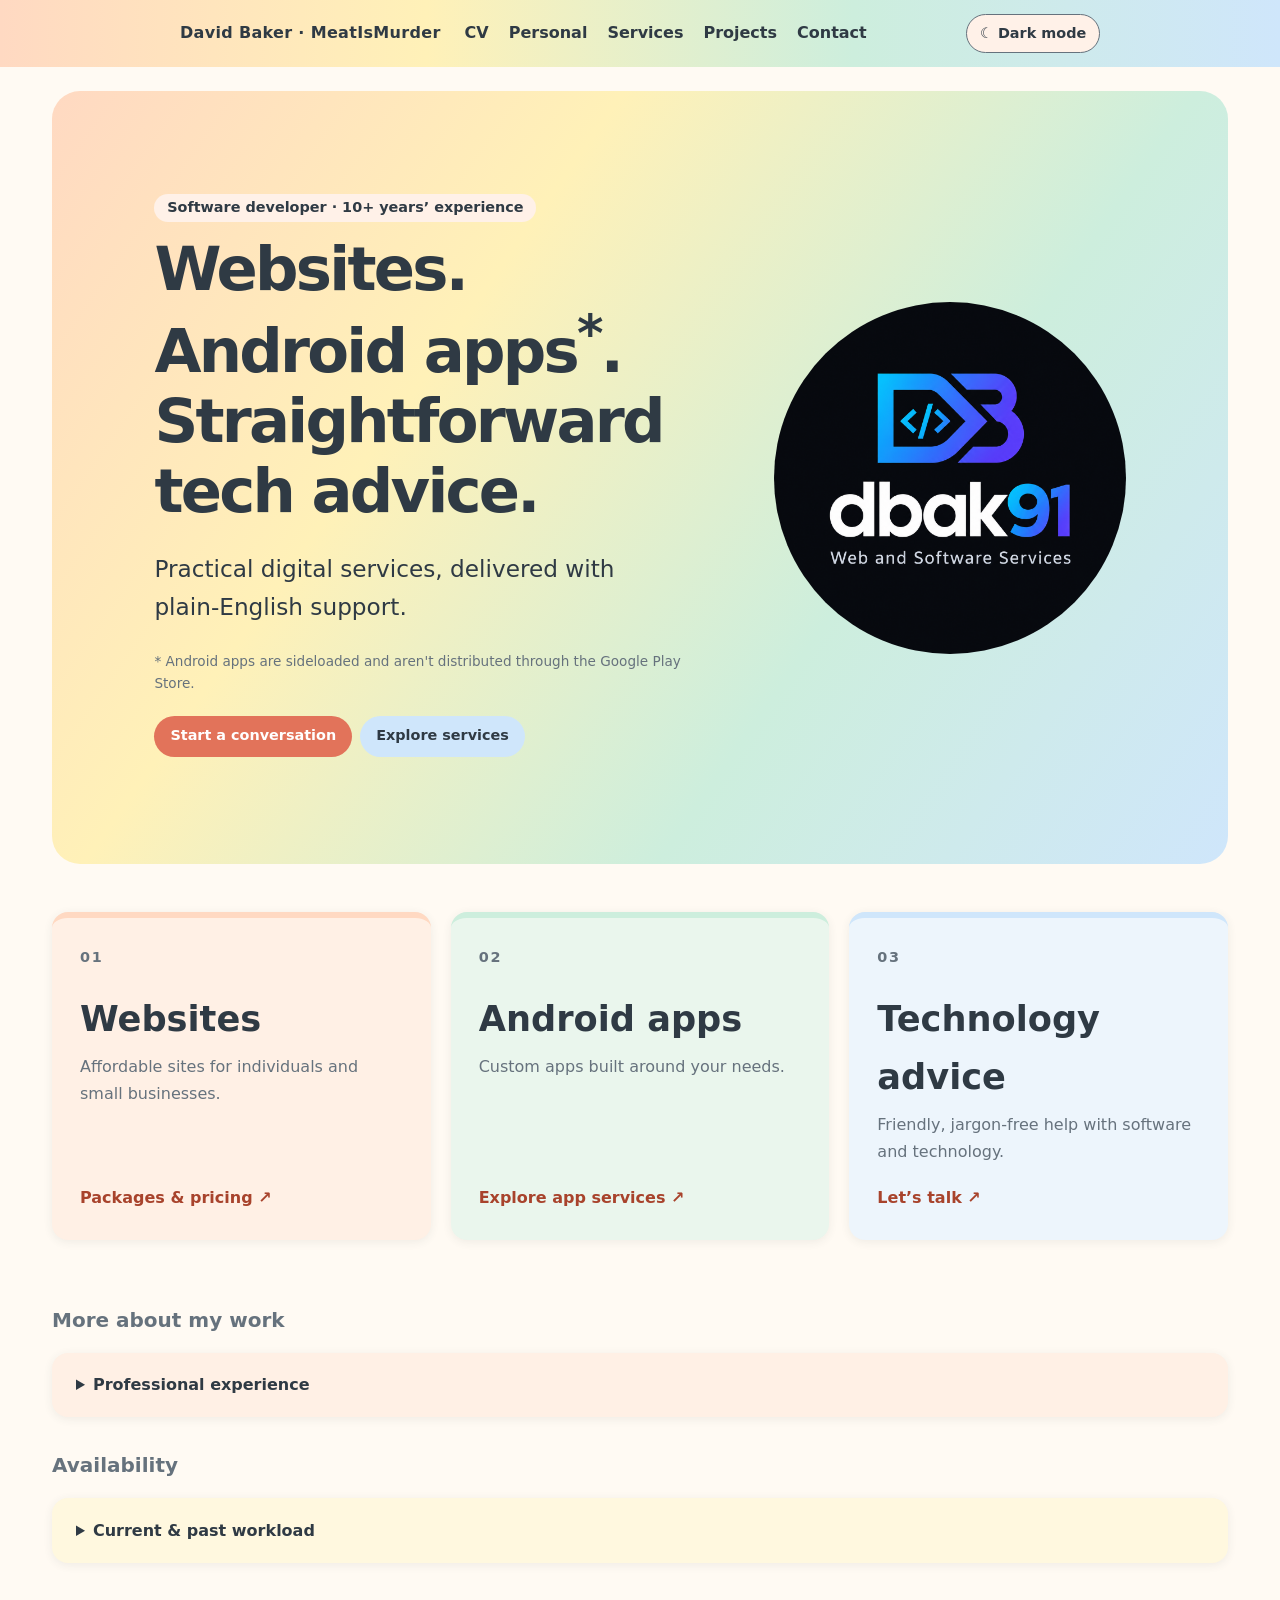
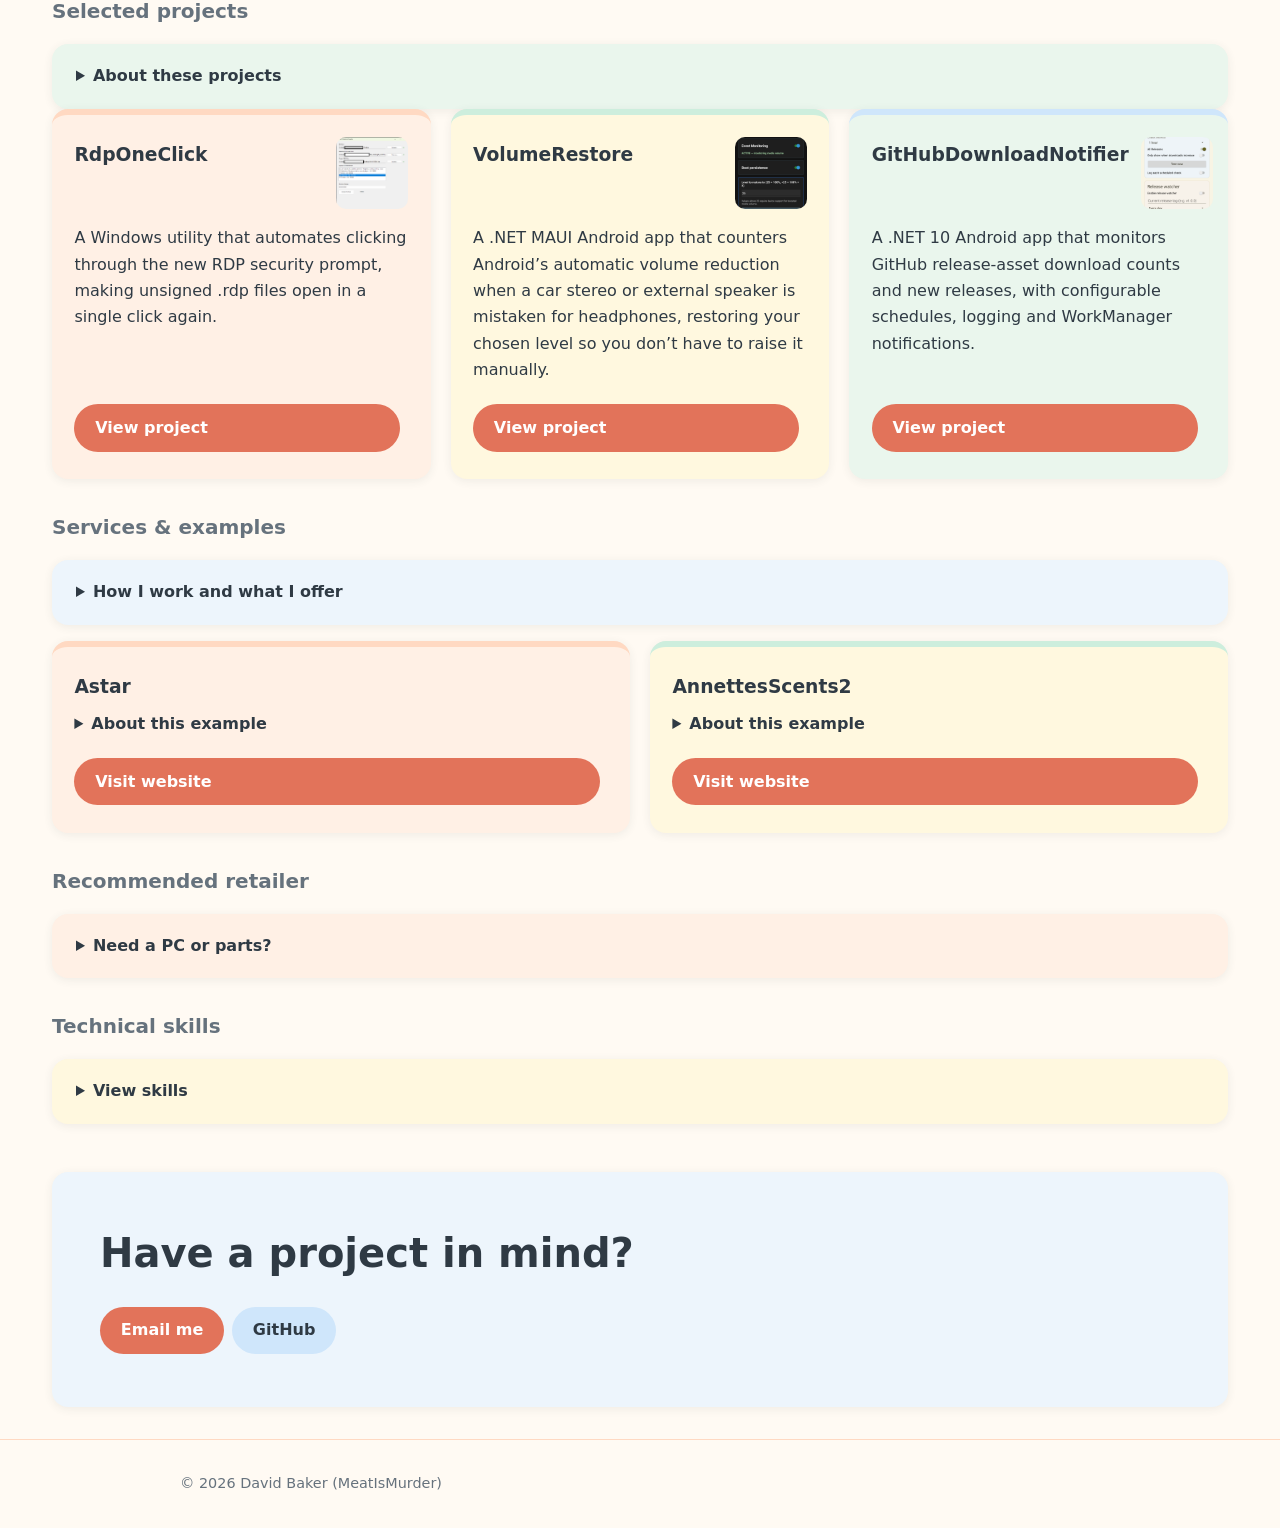
<file: index.html>
<!DOCTYPE html>
<html lang="en-GB">
<head>
<meta charset="utf-8">
<meta name="viewport" content="width=device-width,initial-scale=1">
<title>David Baker (MeatIsMurder) · Software Developer</title>
<meta name="description" content="Portfolio of David Baker, software developer offering websites, Android apps and free or paid technology and software consultations with jargon-free support.">
<meta property="og:type" content="website">
<meta property="og:title" content="David Baker · Software Developer">
<meta property="og:description" content="Small-business website services and custom Android app services, backed by 10+ years’ professional software experience.">
<meta property="og:url" content="https://dbak91.github.io/portfolio/">
<meta property="og:image" content="https://raw.githubusercontent.com/dbak91/portfolio/main/images/social-preview-square.png">
<meta property="og:image:width" content="1200">
<meta property="og:image:height" content="1200">
<meta property="og:image:alt" content="David Baker offering website services and sideloaded Android apps">
<meta name="twitter:card" content="summary_large_image">
<script>try{var requestedTheme=new URLSearchParams(location.search).get('theme');var savedTheme=localStorage.getItem('theme');var theme=requestedTheme==='dark'||requestedTheme==='light'?requestedTheme:savedTheme;if(theme==='dark'||theme==='light')document.documentElement.dataset.theme=theme;}catch(e){}</script>
<link rel="stylesheet" href="assets/style.css">
</head>
<body class="landing">
<a class="skip" href="#main">Skip to content</a>
<header class="site"><div class="wrap">
<a class="brand" href="index.html">David Baker · MeatIsMurder</a>
<nav aria-label="Main"><ul>
<li><a href="cv.html">CV</a></li>
<li><a href="personal.html">Personal</a></li>
<li><a href="services.html">Services</a></li>
<li><a href="index.html#projects">Projects</a></li>
<li><a href="index.html#contact">Contact</a></li>
</ul></nav>
<button class="theme-toggle" type="button" aria-pressed="false">☾ <span>Dark mode</span></button>
</div></header>
<main id="main"><div class="wrap">
<section class="hero"><div class="hero-copy"><span class="handle">Software developer · 10+ years’ experience</span>
<h1>Websites. Android apps<sup>*</sup>. Straightforward tech advice.</h1>
<p class="lead">Practical digital services, delivered with plain-English support.</p>
<p class="hero-disclaimer">* Android apps are sideloaded and aren't distributed through the Google Play Store.</p>
<a class="btn" href="mailto:dbaker.softdev@gmail.com">Start a conversation</a><a class="btn alt" href="services.html">Explore services</a></div>
<img class="hero-logo" src="logo.png" alt="David Baker logo" width="1254" height="1254"></section>
<section class="offerings" aria-label="Professional offerings">
<article class="offering"><span class="offering-number">01</span><h2>Websites</h2><p>Affordable sites for individuals and small businesses.</p><a class="text-link" href="services.html#pricing">Packages &amp; pricing <span aria-hidden="true">↗</span></a></article>
<article class="offering"><span class="offering-number">02</span><h2>Android apps</h2><p>Custom apps built around your needs.</p><a class="text-link" href="services.html#android-apps">Explore app services <span aria-hidden="true">↗</span></a></article>
<article class="offering"><span class="offering-number">03</span><h2>Technology advice</h2><p>Friendly, jargon-free help with software and technology.</p><a class="text-link" href="mailto:dbaker.softdev@gmail.com">Let’s talk <span aria-hidden="true">↗</span></a></article>
</section>
<section class="landing-details" id="experience"><h2>More about my work</h2>
<details class="expand-card"><summary>Professional experience</summary><div class="expand-content">
<h3>Associate Software Developer · Fujitsu Services Ltd</h3>
<p class="cv-meta">2022–Present · Mainframe system software</p>
<p>Develops Fujitsu VME operating system software, OS interfaces and internal products. Led development on more than four mainframe OS products and interfaces, delivered 60+ bug fixes, and improved legacy systems including software retirement and migration.</p>
<p>Software developer with 10+ years’ professional experience in low-level mainframe operating system software, web work and AI tools, backed by a strong mathematics background.</p>
<p>Whatever the service, I explain things in plain English and help make technology easier to understand.</p>
<a href="cv.html">More about my professional experience</a>
</div></details>
</section>
<section class="landing-details" id="workload"><h2>Availability</h2>
<details class="expand-card"><summary>Current &amp; past workload</summary><div class="expand-content">
<div class="workload-highlights">
<article class="card workload-highlight"><h3>Current project</h3><a class="workload-count" href="services.html#project-list" aria-label="1 current project; view the project list">1</a><p>Confirmed private project</p></article>
<article class="card workload-highlight"><h3>Past open-source projects</h3><a class="workload-count" href="#projects" aria-label="3 past open-source projects; view the project list">3</a><p>Published software projects</p></article>
</div>
<p><strong>TitanBuildPC</strong> — confirmed project for an ecommerce site for an up-and-coming PC specialist seller expanding from eBay.</p>
</div></details>
</section>
<section class="landing-details" id="projects"><h2>Selected projects</h2>
<details class="expand-card project-intro"><summary>About these projects</summary><div class="expand-content"><p>Independent software projects and practice websites published on GitHub.</p></div></details>
<div class="cards">
<article class="card project-card"><div class="project-card-heading"><h3>RdpOneClick</h3><img class="project-preview" src="images/rdponeclick.png" alt="RdpOneClick project screenshot" width="612" height="609" loading="lazy"></div><p>A Windows utility that automates clicking through the new RDP security prompt, making unsigned .rdp files open in a single click again.</p><a class="btn" href="projects/rdponeclick.html">View project</a></article>
<article class="card project-card"><div class="project-card-heading"><h3>VolumeRestore</h3><img class="project-preview" src="images/volumerestore.png" alt="VolumeRestore Android app screenshot" width="864" height="1920" loading="lazy"></div><p>A .NET MAUI Android app that counters Android’s automatic volume reduction when a car stereo or external speaker is mistaken for headphones, restoring your chosen level so you don’t have to raise it manually.</p><a class="btn" href="projects/volumerestore.html">View project</a></article>
<article class="card project-card"><div class="project-card-heading"><h3>GitHubDownloadNotifier</h3><img class="project-preview" src="images/githubdownloadnotifier.png" alt="GitHubDownloadNotifier Android app screenshot" width="864" height="1920" loading="lazy"></div><p>A .NET 10 Android app that monitors GitHub release-asset download counts and new releases, with configurable schedules, logging and WorkManager notifications.</p><a class="btn" href="projects/githubdownloadnotifier.html">View project</a></article>
</div></section>
<section class="landing-details" id="services"><h2>Services &amp; examples</h2>
<details class="expand-card"><summary>How I work and what I offer</summary><div class="expand-content">
<p>I take on private website and Android app work primarily at weekends, and offer a wide range of free or paid technology and software consultations. Every service comes with friendly, plain-English support that cuts through the jargon. <a href="services.html">See my website packages and services</a>.</p>
<p>I also build custom Android apps for distribution outside the Google Play Store, starting at £300.</p>
<p>Three website template designs offer a starting point for conversations with clients about their goals, layout and visual direction.</p>
<a class="btn" href="https://dbak91.github.io/templateSites/">Explore the template designs</a>
</div></details>
<div class="cards example-cards">
<article class="card"><h3>Astar</h3><details><summary>About this example</summary><p>A practice website project for getting familiar with the hosting infrastructure.</p></details><a class="btn" href="https://dbak91.github.io/Astar/">Visit website</a></article>
<article class="card"><h3>AnnettesScents2</h3><details><summary>About this example</summary><p>A second practice website project for getting familiar with the hosting infrastructure.</p></details><a class="btn" href="https://dbak91.github.io/AnnettesScents2/">Visit website</a></article>
</div></section>
<section class="landing-details" id="affiliates"><h2>Recommended retailer</h2><details class="expand-card"><summary>Need a PC or parts?</summary><div class="expand-content affiliate-panel">
<img class="affiliate-logo" src="titanlogo.jpg" alt="TitanBuildPC logo">
<div><p>Looking for a new PC or the parts to build one? Browse TitanBuildPC on eBay for PC builds and components from a dedicated seller.</p>
<a class="btn" href="https://www.ebay.co.uk/usr/titanbuildpc">Visit TitanBuildPC on eBay</a></div>
</div></details></section>
<section class="landing-details" id="skills"><h2>Technical skills</h2><details class="expand-card"><summary>View skills</summary><div class="expand-content"><ul class="tags">
<li>C#</li><li>C++</li><li>Java</li><li>.NET</li><li>.NET MAUI</li><li>Android</li><li>Windows</li><li>WorkManager</li><li>GitHub API</li><li>Python</li>
</ul></div></details></section>
<section class="contact-block" id="contact"><h2>Have a project in mind?</h2><a class="btn" href="mailto:dbaker.softdev@gmail.com">Email me</a><a class="btn alt" href="https://github.com/dbak91">GitHub</a></section>
</div></main>
<footer><div class="wrap">&copy; <span id="year">2026</span> David Baker (MeatIsMurder)</div></footer>
<script src="assets/main.js"></script>
</body>
</html>
</file>
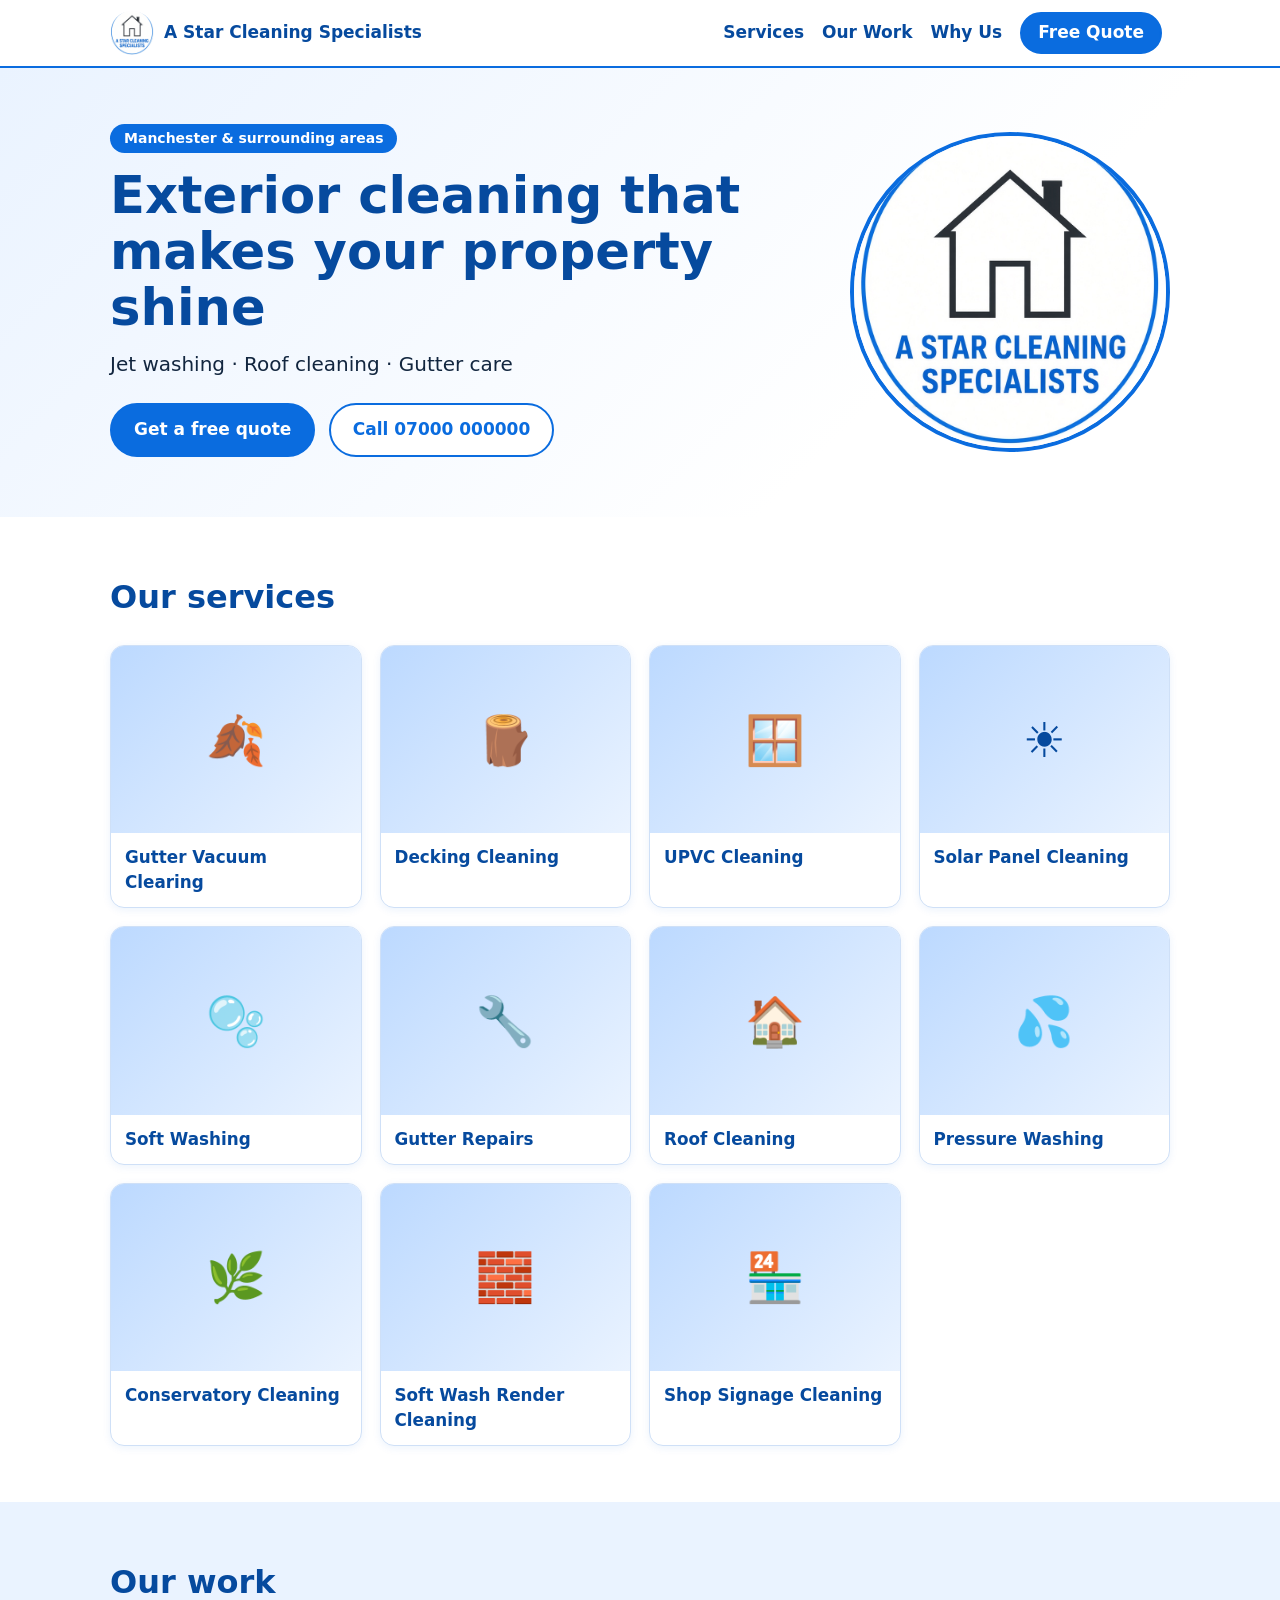
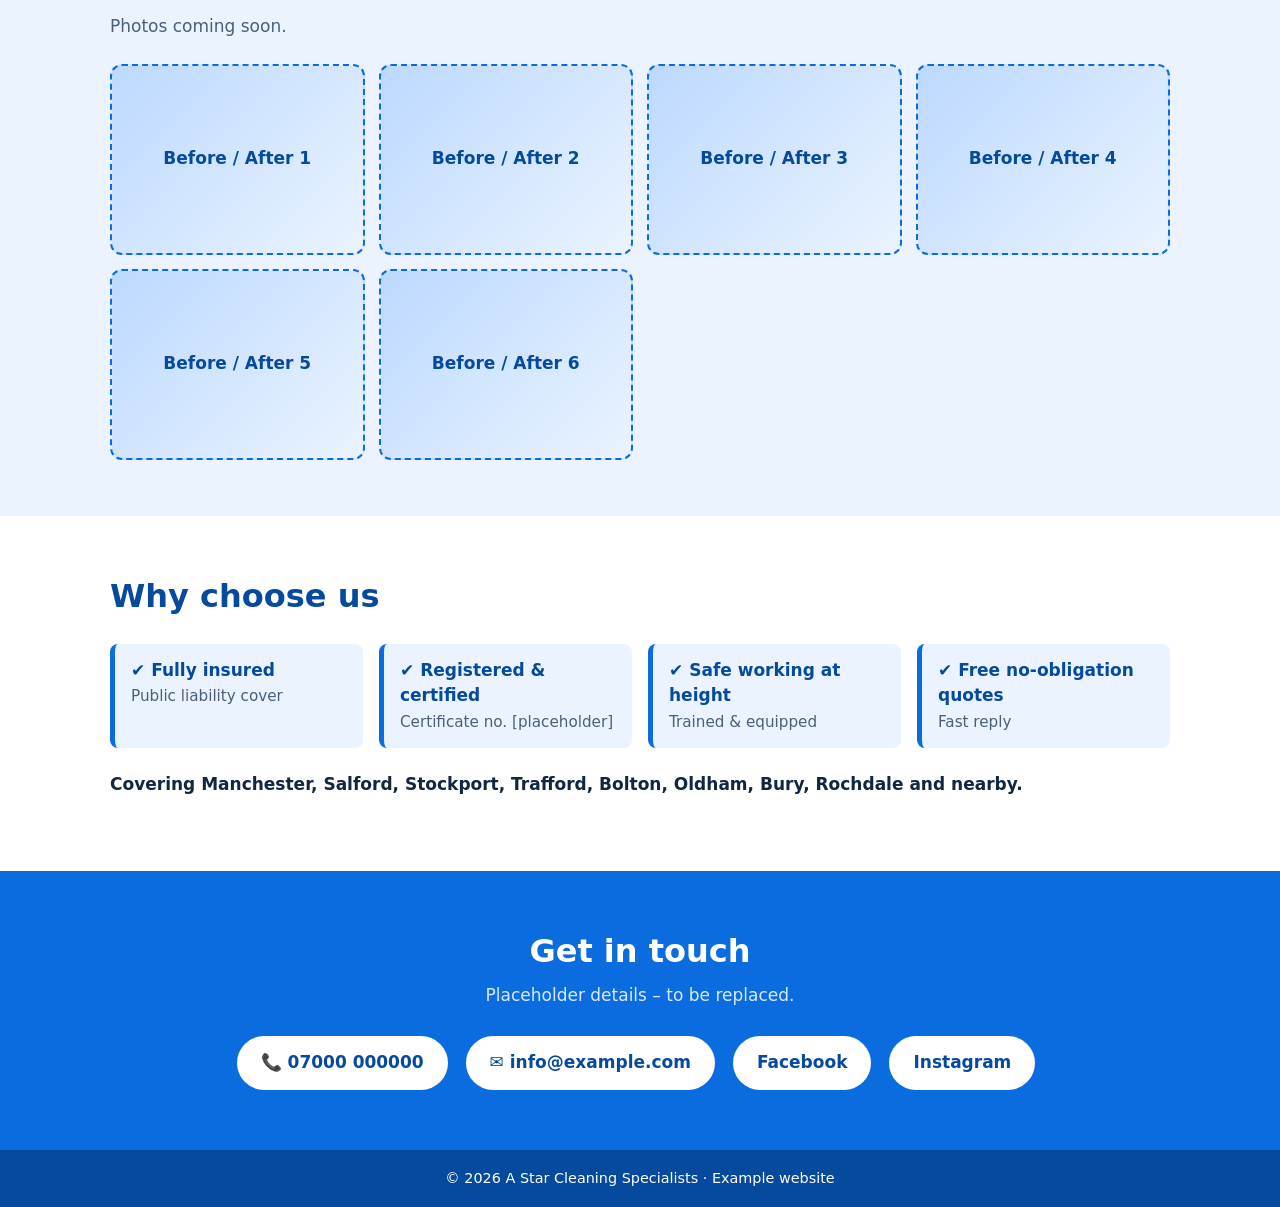
<file: a-star-cleaning/index.html>
<!DOCTYPE html>
<html lang="en-GB">
<head>
<meta charset="utf-8">
<meta name="viewport" content="width=device-width,initial-scale=1">
<title>A Star Cleaning Specialists · Jet Washing &amp; Roof Cleaning Manchester</title>
<meta name="description" content="Exterior jet washing, roof cleaning, soft washing, gutter clearing and minor gutter repairs across Manchester and surrounding areas. Fully insured. Free quotes.">
<link rel="icon" href="images/logo.jpg">
<link rel="stylesheet" href="assets/style.css">
</head>
<body>
<a class="skip" href="#main">Skip to content</a>
<header class="site"><div class="wrap">
<a class="brand" href="#top"><img src="images/logo.jpg" alt="" width="44" height="44"><span>A Star Cleaning Specialists</span></a>
<nav aria-label="Main"><ul>
<li><a href="#services">Services</a></li>
<li><a href="#work">Our Work</a></li>
<li><a href="#trust">Why Us</a></li>
<li><a class="btn sm" href="#contact">Free Quote</a></li>
</ul></nav>
</div></header>
<main id="main">
<section class="hero" id="top"><div class="wrap">
<div class="hero-copy">
<span class="tag">Manchester &amp; surrounding areas</span>
<h1>Exterior cleaning that makes your property shine</h1>
<p class="lead">Jet washing · Roof cleaning · Gutter care</p>
<a class="btn" href="#contact">Get a free quote</a>
<a class="btn alt" href="tel:+440000000000">Call 07000 000000</a>
</div>
<img class="hero-logo" src="images/logo.jpg" alt="A Star Cleaning Specialists logo" width="320" height="320">
</div></section>
<section id="services"><div class="wrap">
<h2>Our services</h2>
<ul class="grid">
<li class="card"><div class="ph" role="img" aria-label="Gutter Vacuum Clearing photo placeholder"><span>🍂</span></div><h3>Gutter Vacuum Clearing</h3></li>
<li class="card"><div class="ph" role="img" aria-label="Decking Cleaning photo placeholder"><span>🪵</span></div><h3>Decking Cleaning</h3></li>
<li class="card"><div class="ph" role="img" aria-label="UPVC Cleaning photo placeholder"><span>🪟</span></div><h3>UPVC Cleaning</h3></li>
<li class="card"><div class="ph" role="img" aria-label="Solar Panel Cleaning photo placeholder"><span>☀️</span></div><h3>Solar Panel Cleaning</h3></li>
<li class="card"><div class="ph" role="img" aria-label="Soft Washing photo placeholder"><span>🫧</span></div><h3>Soft Washing</h3></li>
<li class="card"><div class="ph" role="img" aria-label="Gutter Repairs photo placeholder"><span>🔧</span></div><h3>Gutter Repairs</h3></li>
<li class="card"><div class="ph" role="img" aria-label="Roof Cleaning photo placeholder"><span>🏠</span></div><h3>Roof Cleaning</h3></li>
<li class="card"><div class="ph" role="img" aria-label="Pressure Washing photo placeholder"><span>💦</span></div><h3>Pressure Washing</h3></li>
<li class="card"><div class="ph" role="img" aria-label="Conservatory Cleaning photo placeholder"><span>🌿</span></div><h3>Conservatory Cleaning</h3></li>
<li class="card"><div class="ph" role="img" aria-label="Soft Wash Render Cleaning photo placeholder"><span>🧱</span></div><h3>Soft Wash Render Cleaning</h3></li>
<li class="card"><div class="ph" role="img" aria-label="Shop Signage Cleaning photo placeholder"><span>🏪</span></div><h3>Shop Signage Cleaning</h3></li>
</ul>
</div></section>
<section id="work" class="tint"><div class="wrap">
<h2>Our work</h2>
<p class="sub">Photos coming soon.</p>
<div class="gallery">
<div class="ph g" role="img" aria-label="Before and after photo placeholder"><span>Before / After 1</span></div>
<div class="ph g" role="img" aria-label="Before and after photo placeholder"><span>Before / After 2</span></div>
<div class="ph g" role="img" aria-label="Before and after photo placeholder"><span>Before / After 3</span></div>
<div class="ph g" role="img" aria-label="Before and after photo placeholder"><span>Before / After 4</span></div>
<div class="ph g" role="img" aria-label="Before and after photo placeholder"><span>Before / After 5</span></div>
<div class="ph g" role="img" aria-label="Before and after photo placeholder"><span>Before / After 6</span></div>
</div>
</div></section>
<section id="trust"><div class="wrap">
<h2>Why choose us</h2>
<ul class="trust">
<li><strong>✔ Fully insured</strong><span>Public liability cover</span></li>
<li><strong>✔ Registered &amp; certified</strong><span>Certificate no. [placeholder]</span></li>
<li><strong>✔ Safe working at height</strong><span>Trained &amp; equipped</span></li>
<li><strong>✔ Free no-obligation quotes</strong><span>Fast reply</span></li>
</ul>
<p class="area">Covering Manchester, Salford, Stockport, Trafford, Bolton, Oldham, Bury, Rochdale and nearby.</p>
</div></section>
<section id="contact" class="blue"><div class="wrap">
<h2>Get in touch</h2>
<p class="sub">Placeholder details – to be replaced.</p>
<div class="contact">
<a class="btn white" href="tel:+440000000000">📞 07000 000000</a>
<a class="btn white" href="mailto:info@example.com">✉️ info@example.com</a>
<a class="btn white" href="#" rel="noopener" aria-label="Facebook (link to be added)">Facebook</a>
<a class="btn white" href="#" rel="noopener" aria-label="Instagram (link to be added)">Instagram</a>
</div>
</div></section>
</main>
<footer class="site"><div class="wrap">© <span id="y">2026</span> A Star Cleaning Specialists · Example website</div></footer>
<script>document.getElementById('y').textContent=new Date().getFullYear();</script>
</body>
</html>
</file>
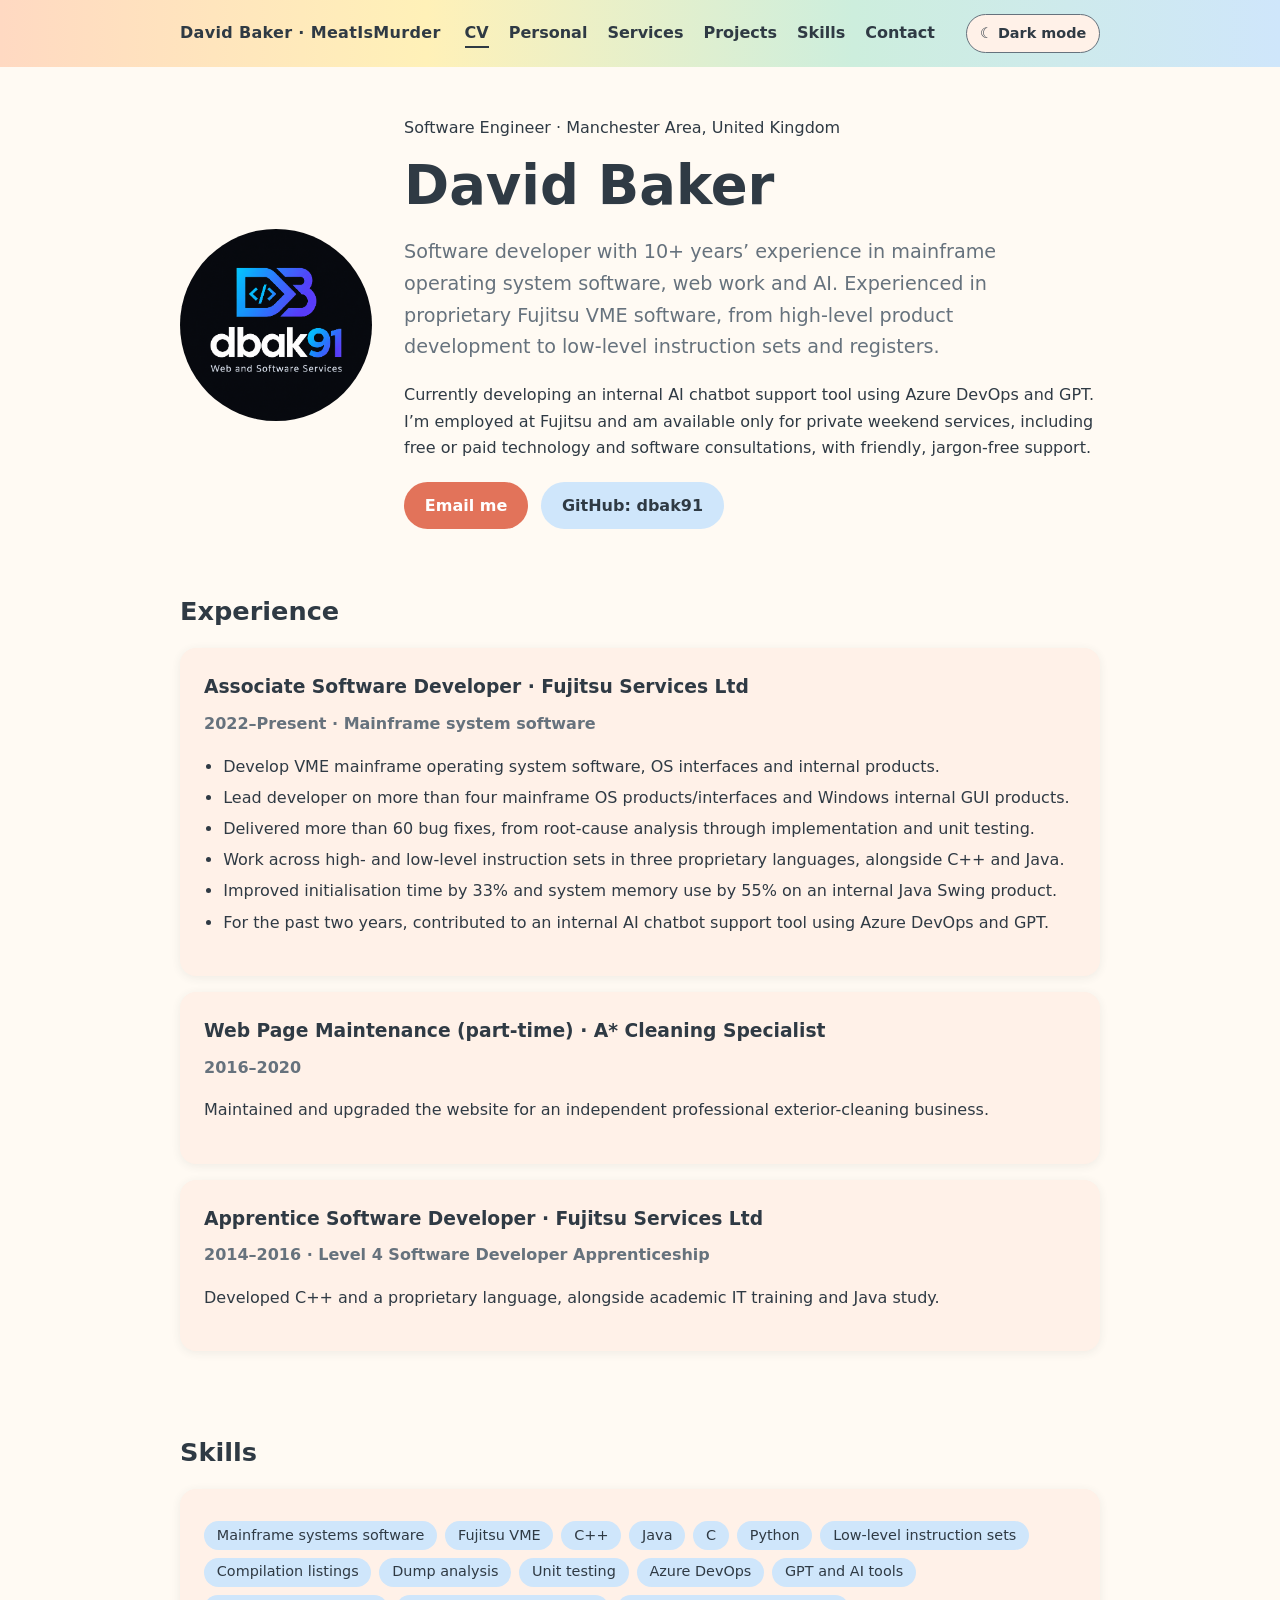
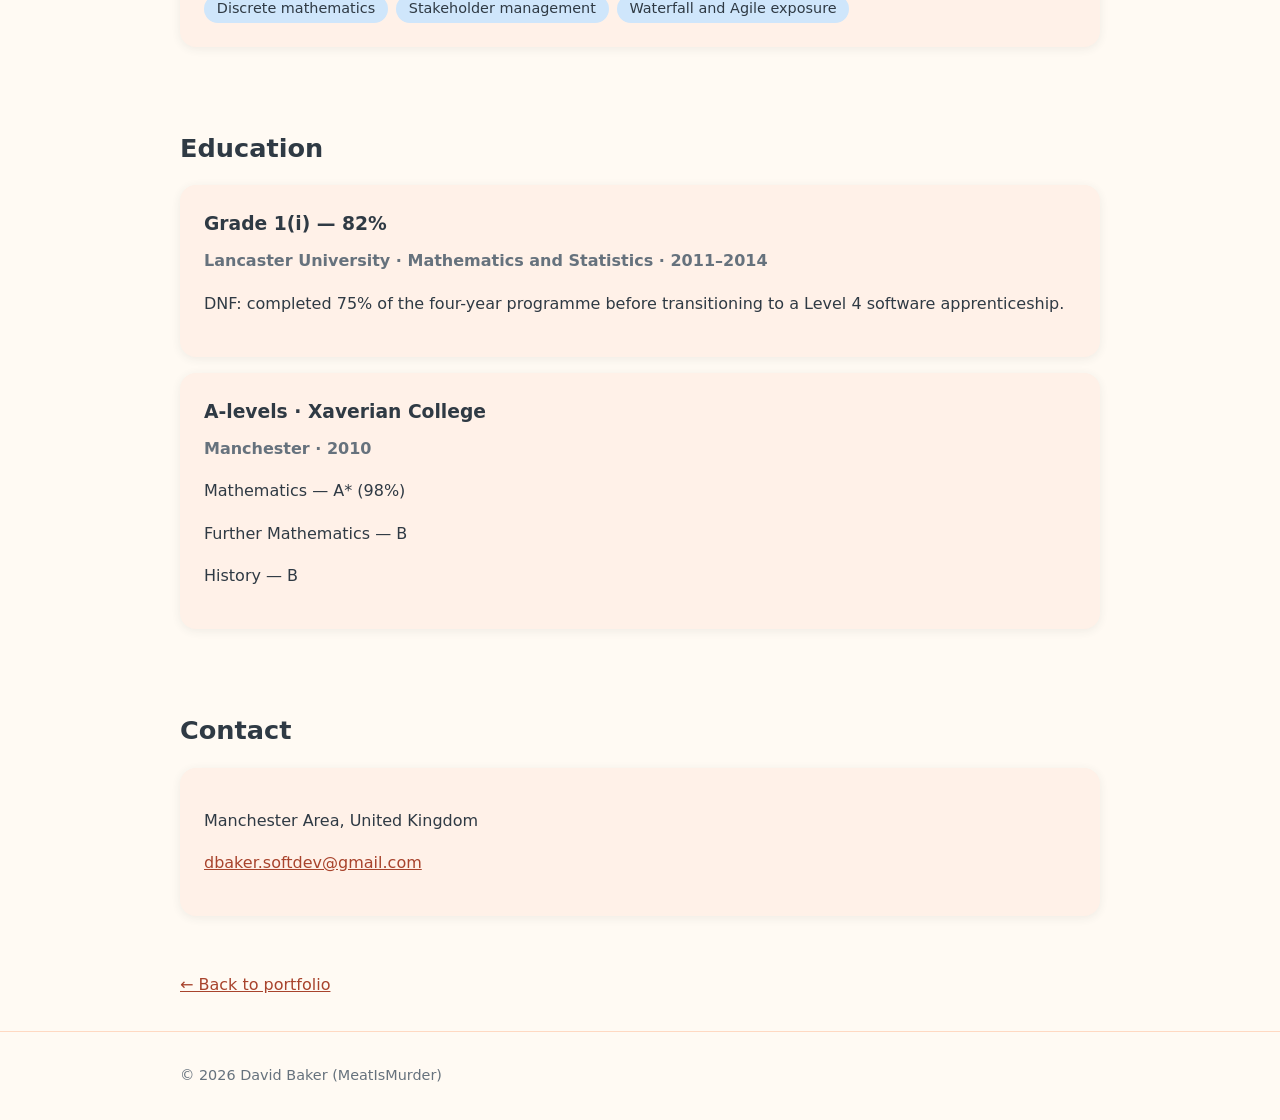
<file: cv.html>
<!DOCTYPE html>
<html lang="en-GB">
<head>
<meta charset="utf-8">
<meta name="viewport" content="width=device-width,initial-scale=1">
<title>CV · David Baker</title>
<meta name="description" content="CV of David Baker, software developer specialising in mainframe operating system software, low-level programming and AI tools.">
<script>try{var requestedTheme=new URLSearchParams(location.search).get('theme');var savedTheme=localStorage.getItem('theme');var theme=requestedTheme==='dark'||requestedTheme==='light'?requestedTheme:savedTheme;if(theme==='dark'||theme==='light')document.documentElement.dataset.theme=theme;}catch(e){}</script>
<link rel="stylesheet" href="assets/style.css">
</head>
<body>
<a class="skip" href="#main">Skip to content</a>
<header class="site"><div class="wrap">
<a class="brand" href="index.html">David Baker · MeatIsMurder</a>
<nav aria-label="Main"><ul>
<li><a href="cv.html" aria-current="page">CV</a></li>
<li><a href="personal.html">Personal</a></li>
<li><a href="services.html">Services</a></li>
<li><a href="index.html#projects">Projects</a></li>
<li><a href="index.html#skills">Skills</a></li>
<li><a href="index.html#contact">Contact</a></li>
</ul></nav>
<button class="theme-toggle" type="button" aria-pressed="false">☾ <span>Dark mode</span></button>
</div></header>
<main id="main"><div class="wrap">
<section class="cv-intro">
<img class="cv-logo" src="logo.png" alt="David Baker logo" width="1254" height="1254">
<div>
<span class="handle">Software Engineer · Manchester Area, United Kingdom</span>
<h1>David Baker</h1>
<p class="lead">Software developer with 10+ years’ experience in mainframe operating system software, web work and AI. Experienced in proprietary Fujitsu VME software, from high-level product development to low-level instruction sets and registers.</p>
<p>Currently developing an internal AI chatbot support tool using Azure DevOps and GPT. I’m employed at Fujitsu and am available only for private weekend services, including free or paid technology and software consultations, with friendly, jargon-free support.</p>
<a class="btn" href="mailto:dbaker.softdev@gmail.com">Email me</a>
<a class="btn alt" href="https://github.com/dbak91">GitHub: dbak91</a>
</div>
</section>
<section><h2>Experience</h2>
<div class="cv-list">
<article class="panel cv-entry">
<h3>Associate Software Developer · Fujitsu Services Ltd</h3>
<p class="cv-meta">2022–Present · Mainframe system software</p>
<ul class="feat">
<li>Develop VME mainframe operating system software, OS interfaces and internal products.</li>
<li>Lead developer on more than four mainframe OS products/interfaces and Windows internal GUI products.</li>
<li>Delivered more than 60 bug fixes, from root-cause analysis through implementation and unit testing.</li>
<li>Work across high- and low-level instruction sets in three proprietary languages, alongside C++ and Java.</li>
<li>Improved initialisation time by 33% and system memory use by 55% on an internal Java Swing product.</li>
<li>For the past two years, contributed to an internal AI chatbot support tool using Azure DevOps and GPT.</li>
</ul>
</article>
<article class="panel cv-entry">
<h3>Web Page Maintenance (part-time) · A* Cleaning Specialist</h3>
<p class="cv-meta">2016–2020</p>
<p>Maintained and upgraded the website for an independent professional exterior-cleaning business.</p>
</article>
<article class="panel cv-entry">
<h3>Apprentice Software Developer · Fujitsu Services Ltd</h3>
<p class="cv-meta">2014–2016 · Level 4 Software Developer Apprenticeship</p>
<p>Developed C++ and a proprietary language, alongside academic IT training and Java study.</p>
</article>
</div></section>
<section><h2>Skills</h2><div class="panel">
<ul class="tags">
<li>Mainframe systems software</li><li>Fujitsu VME</li><li>C++</li><li>Java</li><li>C</li><li>Python</li><li>Low-level instruction sets</li><li>Compilation listings</li><li>Dump analysis</li><li>Unit testing</li><li>Azure DevOps</li><li>GPT and AI tools</li><li>Discrete mathematics</li><li>Stakeholder management</li><li>Waterfall and Agile exposure</li>
</ul>
</div></section>
<section><h2>Education</h2>
<div class="cv-list">
<article class="panel cv-entry">
<h3>Grade 1(i) — 82%</h3>
<p class="cv-meta">Lancaster University · Mathematics and Statistics · 2011–2014</p>
<p>DNF: completed 75% of the four-year programme before transitioning to a Level 4 software apprenticeship.</p>
</article>
<article class="panel cv-entry">
<h3>A-levels · Xaverian College</h3>
<p class="cv-meta">Manchester · 2010</p>
<p>Mathematics — A* (98%)</p>
<p>Further Mathematics — B</p>
<p>History — B</p>
</article>
</div></section>
<section><h2>Contact</h2><div class="panel">
<p>Manchester Area, United Kingdom</p>
<p><a href="mailto:dbaker.softdev@gmail.com">dbaker.softdev@gmail.com</a></p>
</div></section>
<p><a href="index.html">&larr; Back to portfolio</a></p>
</div></main>
<footer><div class="wrap">&copy; <span id="year">2026</span> David Baker (MeatIsMurder)</div></footer>
<script src="assets/main.js"></script>
</body>
</html>
</file>
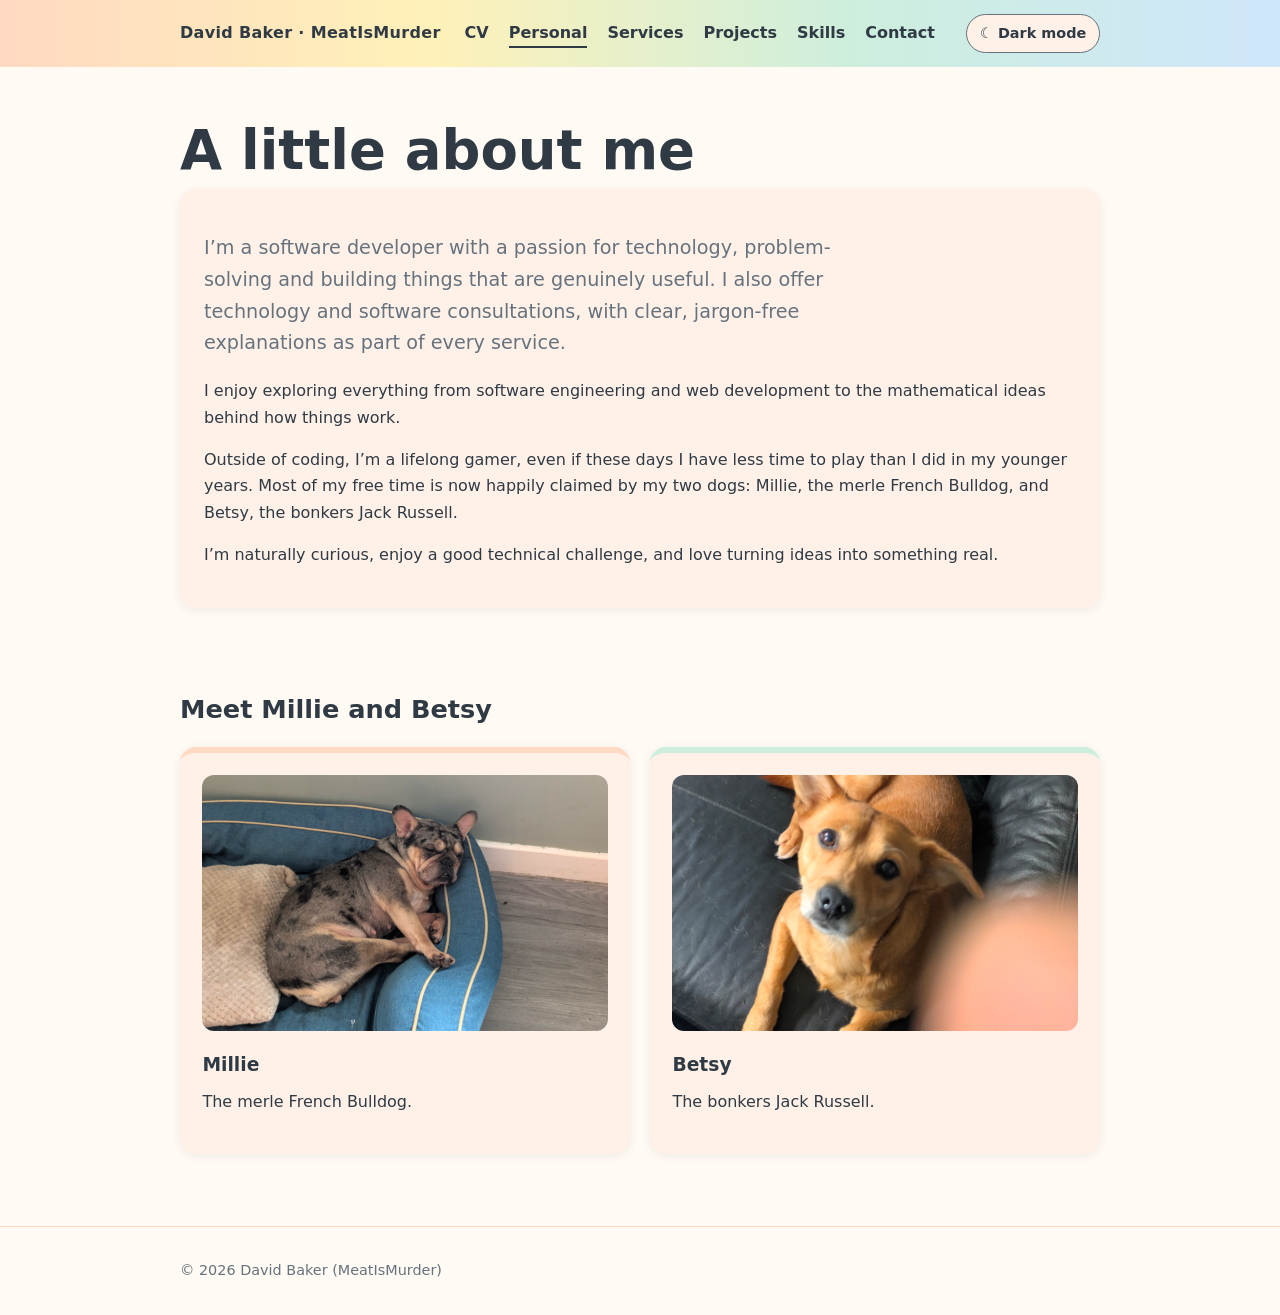
<file: personal.html>
<!DOCTYPE html>
<html lang="en-GB">
<head>
<meta charset="utf-8">
<meta name="viewport" content="width=device-width,initial-scale=1">
<title>A Little About Me · David Baker</title>
<meta name="description" content="A little about David Baker, his interests, and his dogs Millie and Betsy.">
<script>try{var requestedTheme=new URLSearchParams(location.search).get('theme');var savedTheme=localStorage.getItem('theme');var theme=requestedTheme==='dark'||requestedTheme==='light'?requestedTheme:savedTheme;if(theme==='dark'||theme==='light')document.documentElement.dataset.theme=theme;}catch(e){}</script>
<link rel="stylesheet" href="assets/style.css">
</head>
<body>
<a class="skip" href="#main">Skip to content</a>
<header class="site"><div class="wrap">
<a class="brand" href="index.html">David Baker · MeatIsMurder</a>
<nav aria-label="Main"><ul>
<li><a href="cv.html">CV</a></li>
<li><a href="personal.html" aria-current="page">Personal</a></li>
<li><a href="services.html">Services</a></li>
<li><a href="index.html#projects">Projects</a></li>
<li><a href="index.html#skills">Skills</a></li>
<li><a href="index.html#contact">Contact</a></li>
</ul></nav>
<button class="theme-toggle" type="button" aria-pressed="false">☾ <span>Dark mode</span></button>
</div></header>
<main id="main"><div class="wrap">
<section><h1>A little about me</h1>
<div class="panel">
<p class="lead">I’m a software developer with a passion for technology, problem-solving and building things that are genuinely useful. I also offer technology and software consultations, with clear, jargon-free explanations as part of every service.</p>
<p>I enjoy exploring everything from software engineering and web development to the mathematical ideas behind how things work.</p>
<p>Outside of coding, I’m a lifelong gamer, even if these days I have less time to play than I did in my younger years. Most of my free time is now happily claimed by my two dogs: Millie, the merle French Bulldog, and Betsy, the bonkers Jack Russell.</p>
<p>I’m naturally curious, enjoy a good technical challenge, and love turning ideas into something real.</p>
</div></section>
<section><h2>Meet Millie and Betsy</h2>
<div class="cards">
<article class="card">
<img class="dog-photo" src="Screenshot_20261016-114913.png" alt="Millie, the merle French Bulldog" width="734" height="631" loading="lazy">
<h3>Millie</h3>
<p>The merle French Bulldog.</p>
</article>
<article class="card">
<img class="dog-photo" src="Screenshot_20261016-115152.png" alt="Betsy, the Jack Russell" width="863" height="887" loading="lazy">
<h3>Betsy</h3>
<p>The bonkers Jack Russell.</p>
</article>
</div></section>
</div></main>
<footer><div class="wrap">&copy; <span id="year">2026</span> David Baker (MeatIsMurder)</div></footer>
<script src="assets/main.js"></script>
</body>
</html>
</file>
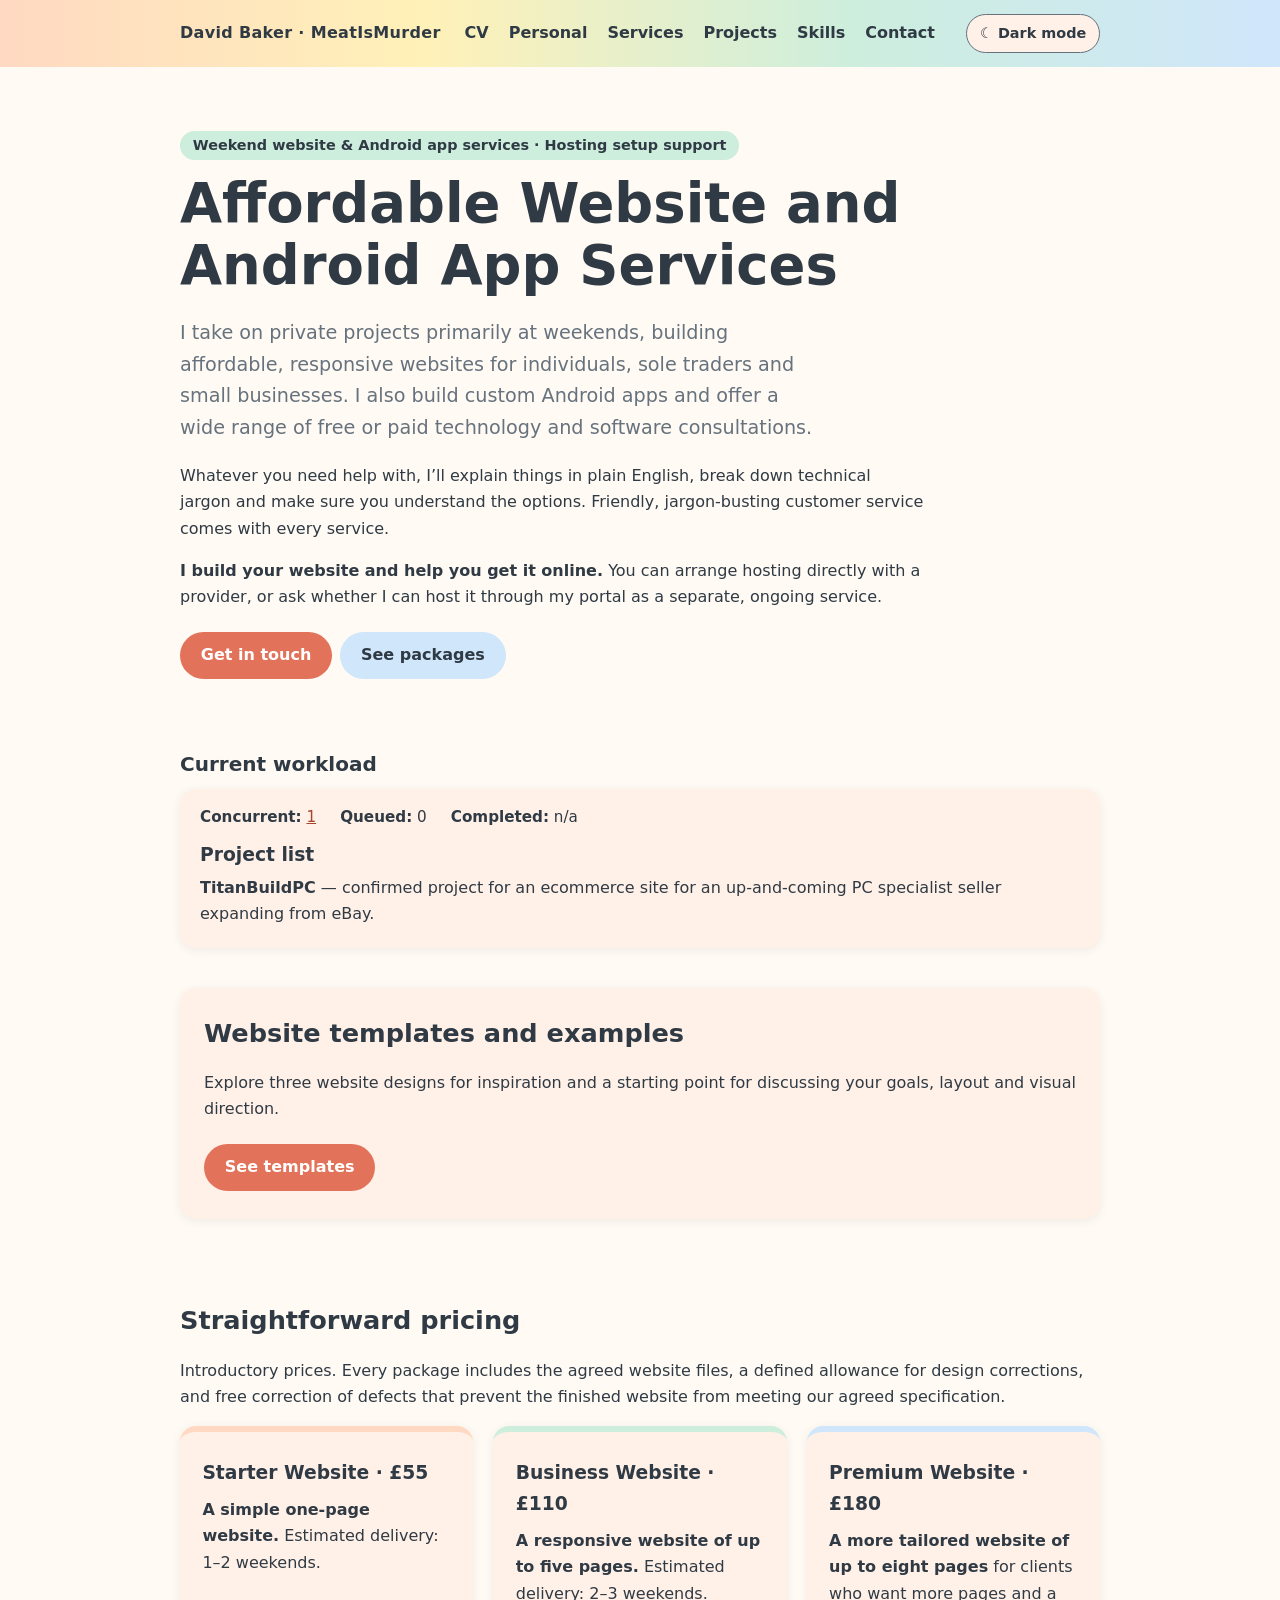
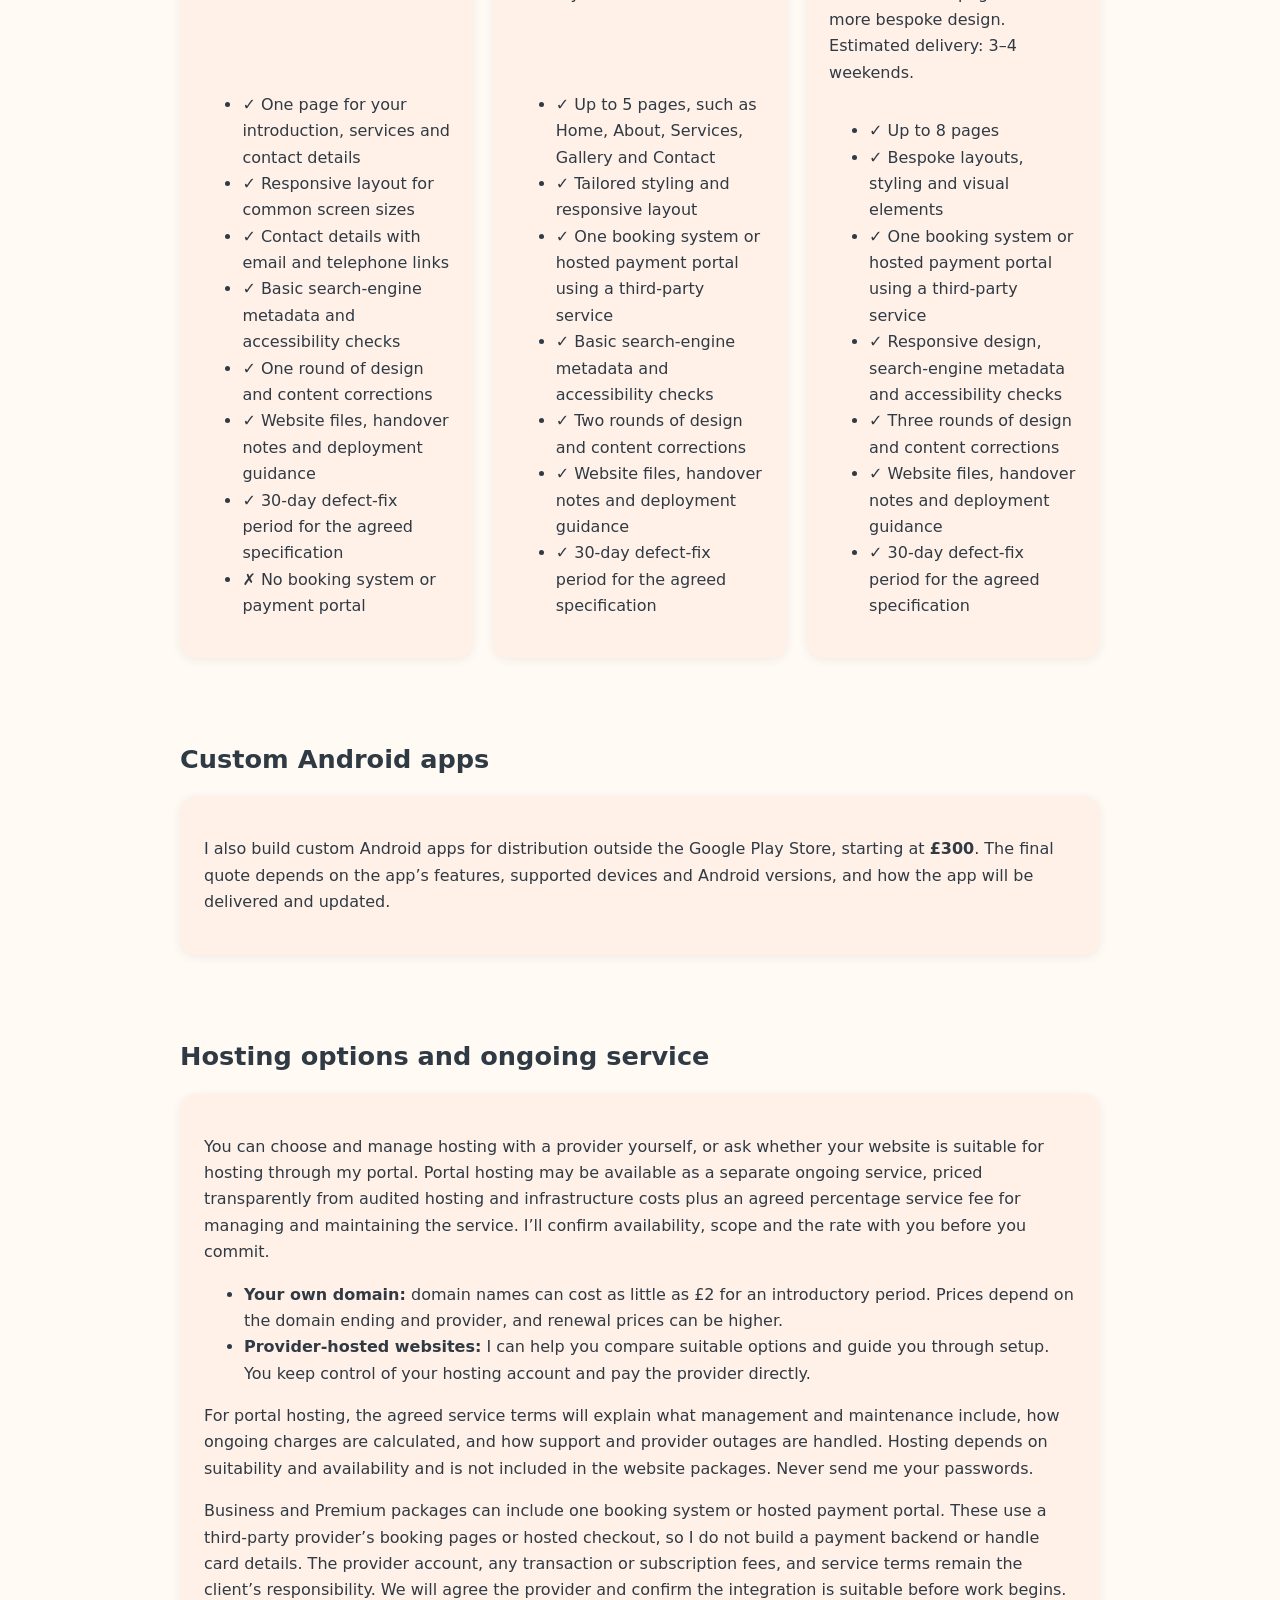
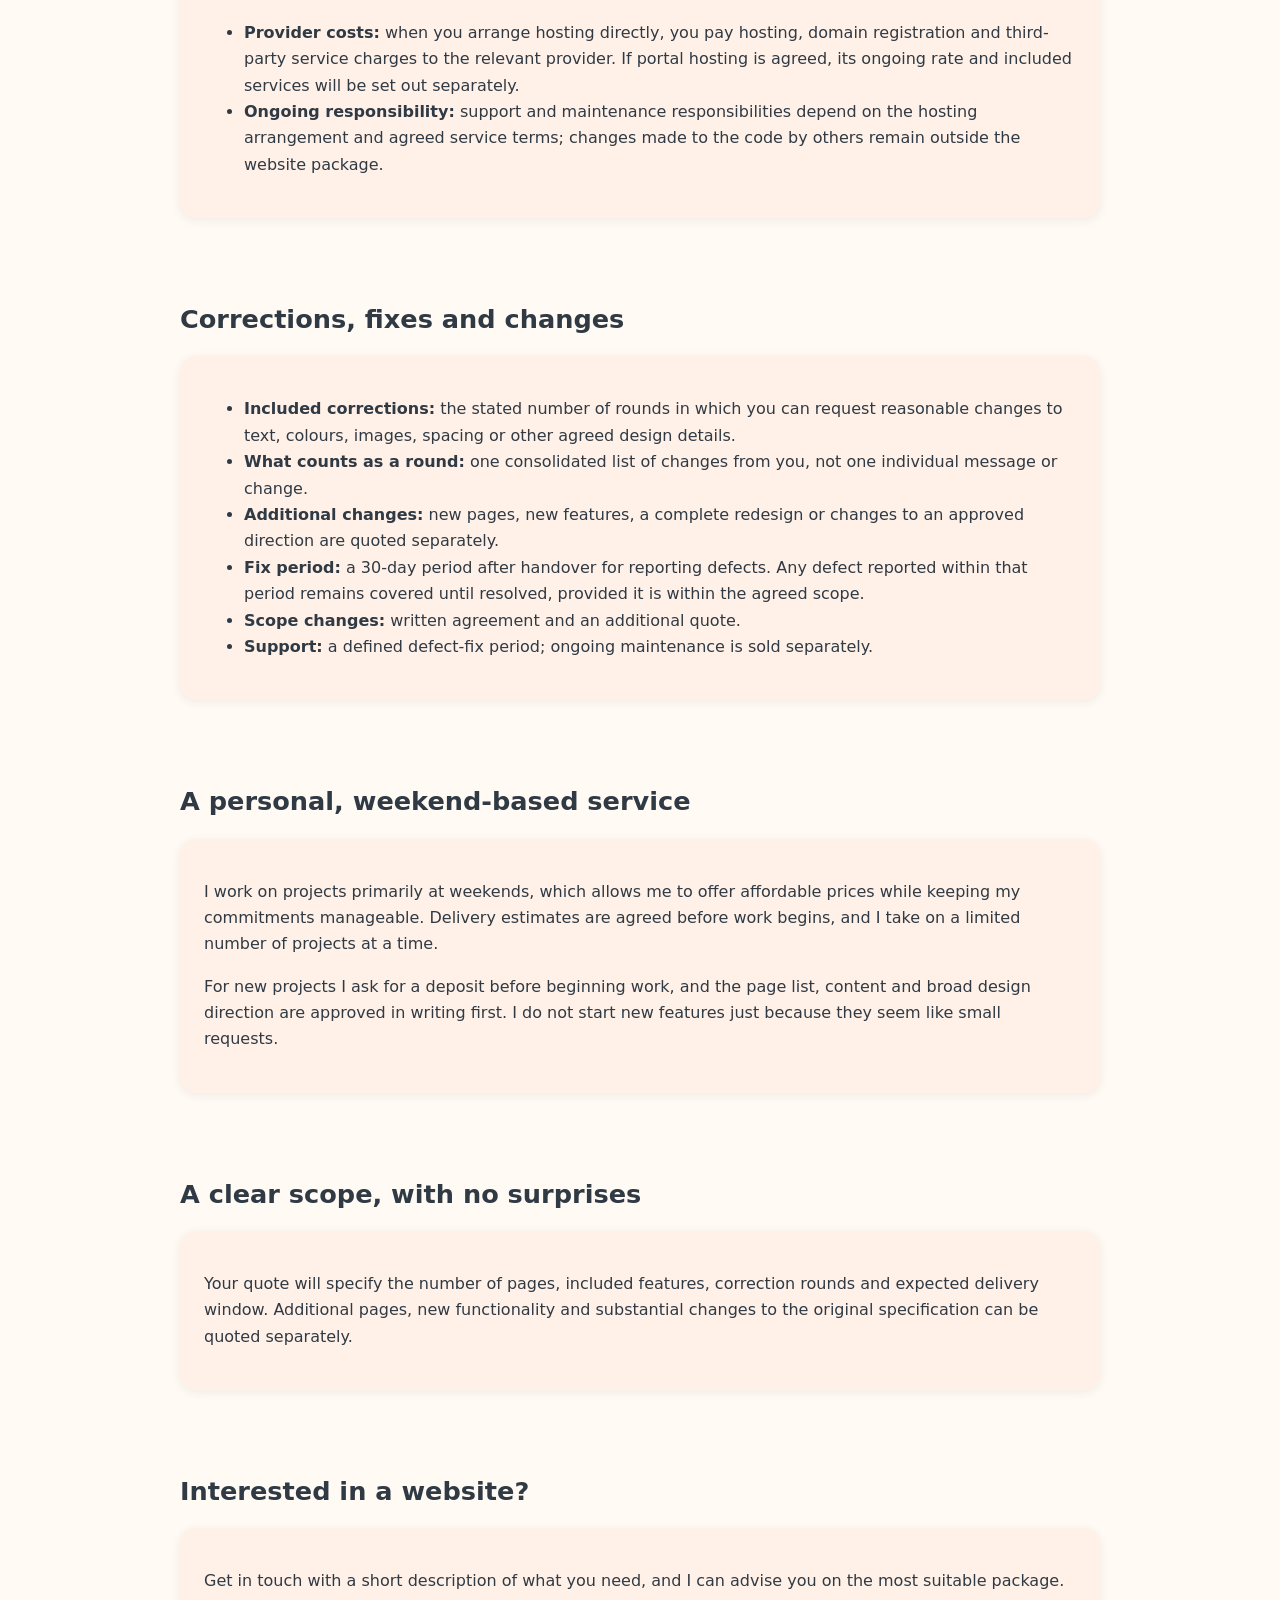
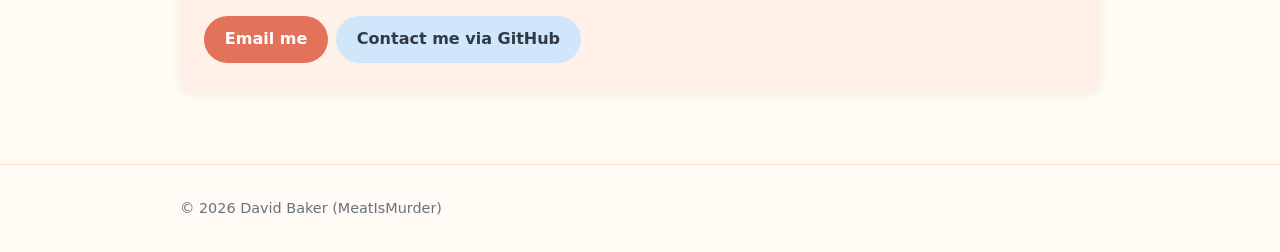
<file: services.html>
<!DOCTYPE html>
<html lang="en-GB">
<head>
<meta charset="utf-8">
<meta name="viewport" content="width=device-width,initial-scale=1">
<title>Weekend Website &amp; Android App Services · David Baker</title>
<meta name="description" content="Affordable website and Android app services, with optional managed website hosting and friendly, jargon-free support.">
<script>try{var requestedTheme=new URLSearchParams(location.search).get('theme');var savedTheme=localStorage.getItem('theme');var theme=requestedTheme==='dark'||requestedTheme==='light'?requestedTheme:savedTheme;if(theme==='dark'||theme==='light')document.documentElement.dataset.theme=theme;}catch(e){}</script>
<link rel="stylesheet" href="assets/style.css">
</head>
<body>
<a class="skip" href="#main">Skip to content</a>
<header class="site"><div class="wrap">
<a class="brand" href="index.html">David Baker · MeatIsMurder</a>
<nav aria-label="Main"><ul>
<li><a href="cv.html">CV</a></li>
<li><a href="personal.html">Personal</a></li>
<li><a href="services.html">Services</a></li>
<li><a href="index.html#projects">Projects</a></li>
<li><a href="index.html#skills">Skills</a></li>
<li><a href="index.html#contact">Contact</a></li>
</ul></nav>
<button class="theme-toggle" type="button" aria-pressed="false">☾ <span>Dark mode</span></button>
</div></header>
<main id="main"><div class="wrap">
<section class="hero"><div class="hero-copy"><span class="handle">Weekend website &amp; Android app services · Hosting setup support</span>
<h1>Affordable Website and Android App Services</h1>
<p class="lead">I take on private projects primarily at weekends, building affordable, responsive websites for individuals, sole traders and small businesses. I also build custom Android apps and offer a wide range of free or paid technology and software consultations.</p>
<p>Whatever you need help with, I’ll explain things in plain English, break down technical jargon and make sure you understand the options. Friendly, jargon-busting customer service comes with every service.</p>
<p><strong>I build your website and help you get it online.</strong> You can arrange hosting directly with a provider, or ask whether I can host it through my portal as a separate, ongoing service.</p>
<a class="btn" href="#contact">Get in touch</a><a class="btn alt" href="#pricing">See packages</a></div></section>
<section class="workload-summary" id="workload"><h2>Current workload</h2><div class="panel">
<ul class="workload-stats">
<li><strong>Concurrent:</strong> <a href="#project-list">1</a></li>
<li><strong>Queued:</strong> 0</li>
<li><strong>Completed:</strong> n/a</li>
</ul>
<h3 id="project-list">Project list</h3>
<p><strong>TitanBuildPC</strong> — confirmed project for an ecommerce site for an up-and-coming PC specialist seller expanding from eBay.</p>
</div></section>
<section><div class="panel"><h2>Website templates and examples</h2>
<p>Explore three website designs for inspiration and a starting point for discussing your goals, layout and visual direction.</p>
<a class="btn" href="https://dbak91.github.io/templateSites/">See templates</a></div></section>
<section id="pricing"><h2>Straightforward pricing</h2>
<p>Introductory prices. Every package includes the agreed website files, a defined allowance for design corrections, and free correction of defects that prevent the finished website from meeting our agreed specification.</p>
<div class="cards">
<article class="card"><h3>Starter Website · £55</h3>
<p><strong>A simple one-page website.</strong> Estimated delivery: 1–2 weekends.</p>
<ul>
<li>✓ One page for your introduction, services and contact details</li>
<li>✓ Responsive layout for common screen sizes</li>
<li>✓ Contact details with email and telephone links</li>
<li>✓ Basic search-engine metadata and accessibility checks</li>
<li>✓ One round of design and content corrections</li>
<li>✓ Website files, handover notes and deployment guidance</li>
<li>✓ 30-day defect-fix period for the agreed specification</li>
<li>✗ No booking system or payment portal</li>
</ul></article>
<article class="card"><h3>Business Website · £110</h3>
<p><strong>A responsive website of up to five pages.</strong> Estimated delivery: 2–3 weekends.</p>
<ul>
<li>✓ Up to 5 pages, such as Home, About, Services, Gallery and Contact</li>
<li>✓ Tailored styling and responsive layout</li>
<li>✓ One booking system or hosted payment portal using a third-party service</li>
<li>✓ Basic search-engine metadata and accessibility checks</li>
<li>✓ Two rounds of design and content corrections</li>
<li>✓ Website files, handover notes and deployment guidance</li>
<li>✓ 30-day defect-fix period for the agreed specification</li>
</ul></article>
<article class="card"><h3>Premium Website · £180</h3>
<p><strong>A more tailored website of up to eight pages</strong> for clients who want more pages and a more bespoke design. Estimated delivery: 3–4 weekends.</p>
<ul>
<li>✓ Up to 8 pages</li>
<li>✓ Bespoke layouts, styling and visual elements</li>
<li>✓ One booking system or hosted payment portal using a third-party service</li>
<li>✓ Responsive design, search-engine metadata and accessibility checks</li>
<li>✓ Three rounds of design and content corrections</li>
<li>✓ Website files, handover notes and deployment guidance</li>
<li>✓ 30-day defect-fix period for the agreed specification</li>
</ul></article>
</div></section>
<section id="android-apps"><h2>Custom Android apps</h2><div class="panel">
<p>I also build custom Android apps for distribution outside the Google Play Store, starting at <strong>£300</strong>. The final quote depends on the app’s features, supported devices and Android versions, and how the app will be delivered and updated.</p>
</div></section>
<section id="hosting"><h2>Hosting options and ongoing service</h2><div class="panel">
<p>You can choose and manage hosting with a provider yourself, or ask whether your website is suitable for hosting through my portal. Portal hosting may be available as a separate ongoing service, priced transparently from audited hosting and infrastructure costs plus an agreed percentage service fee for managing and maintaining the service. I’ll confirm availability, scope and the rate with you before you commit.</p>
<ul>
<li><strong>Your own domain:</strong> domain names can cost as little as £2 for an introductory period. Prices depend on the domain ending and provider, and renewal prices can be higher.</li>
<li><strong>Provider-hosted websites:</strong> I can help you compare suitable options and guide you through setup. You keep control of your hosting account and pay the provider directly.</li>
</ul>
<p>For portal hosting, the agreed service terms will explain what management and maintenance include, how ongoing charges are calculated, and how support and provider outages are handled. Hosting depends on suitability and availability and is not included in the website packages. Never send me your passwords.</p>
<p>Business and Premium packages can include one booking system or hosted payment portal. These use a third-party provider’s booking pages or hosted checkout, so I do not build a payment backend or handle card details. The provider account, any transaction or subscription fees, and service terms remain the client’s responsibility. We will agree the provider and confirm the integration is suitable before work begins.</p>
<ul>
<li><strong>Provider costs:</strong> when you arrange hosting directly, you pay hosting, domain registration and third-party service charges to the relevant provider. If portal hosting is agreed, its ongoing rate and included services will be set out separately.</li>
<li><strong>Ongoing responsibility:</strong> support and maintenance responsibilities depend on the hosting arrangement and agreed service terms; changes made to the code by others remain outside the website package.</li>
</ul></div></section>
<section id="corrections"><h2>Corrections, fixes and changes</h2><div class="panel">
<ul>
<li><strong>Included corrections:</strong> the stated number of rounds in which you can request reasonable changes to text, colours, images, spacing or other agreed design details.</li>
<li><strong>What counts as a round:</strong> one consolidated list of changes from you, not one individual message or change.</li>
<li><strong>Additional changes:</strong> new pages, new features, a complete redesign or changes to an approved direction are quoted separately.</li>
<li><strong>Fix period:</strong> a 30-day period after handover for reporting defects. Any defect reported within that period remains covered until resolved, provided it is within the agreed scope.</li>
<li><strong>Scope changes:</strong> written agreement and an additional quote.</li>
<li><strong>Support:</strong> a defined defect-fix period; ongoing maintenance is sold separately.</li>
</ul></div></section>
<section id="process"><h2>A personal, weekend-based service</h2><div class="panel">
<p>I work on projects primarily at weekends, which allows me to offer affordable prices while keeping my commitments manageable. Delivery estimates are agreed before work begins, and I take on a limited number of projects at a time.</p>
<p>For new projects I ask for a deposit before beginning work, and the page list, content and broad design direction are approved in writing first. I do not start new features just because they seem like small requests.</p></div></section>
<section id="scope"><h2>A clear scope, with no surprises</h2><div class="panel">
<p>Your quote will specify the number of pages, included features, correction rounds and expected delivery window. Additional pages, new functionality and substantial changes to the original specification can be quoted separately.</p></div></section>
<section id="contact"><h2>Interested in a website?</h2><div class="panel"><p>Get in touch with a short description of what you need, and I can advise you on the most suitable package.</p>
<a class="btn" href="mailto:dbaker.softdev@gmail.com">Email me</a><a class="btn alt" href="https://github.com/dbak91">Contact me via GitHub</a></div></section>
</div></main>
<footer><div class="wrap">&copy; <span id="year">2026</span> David Baker (MeatIsMurder)</div></footer>
<script src="assets/main.js"></script>
</body>
</html>
</file>
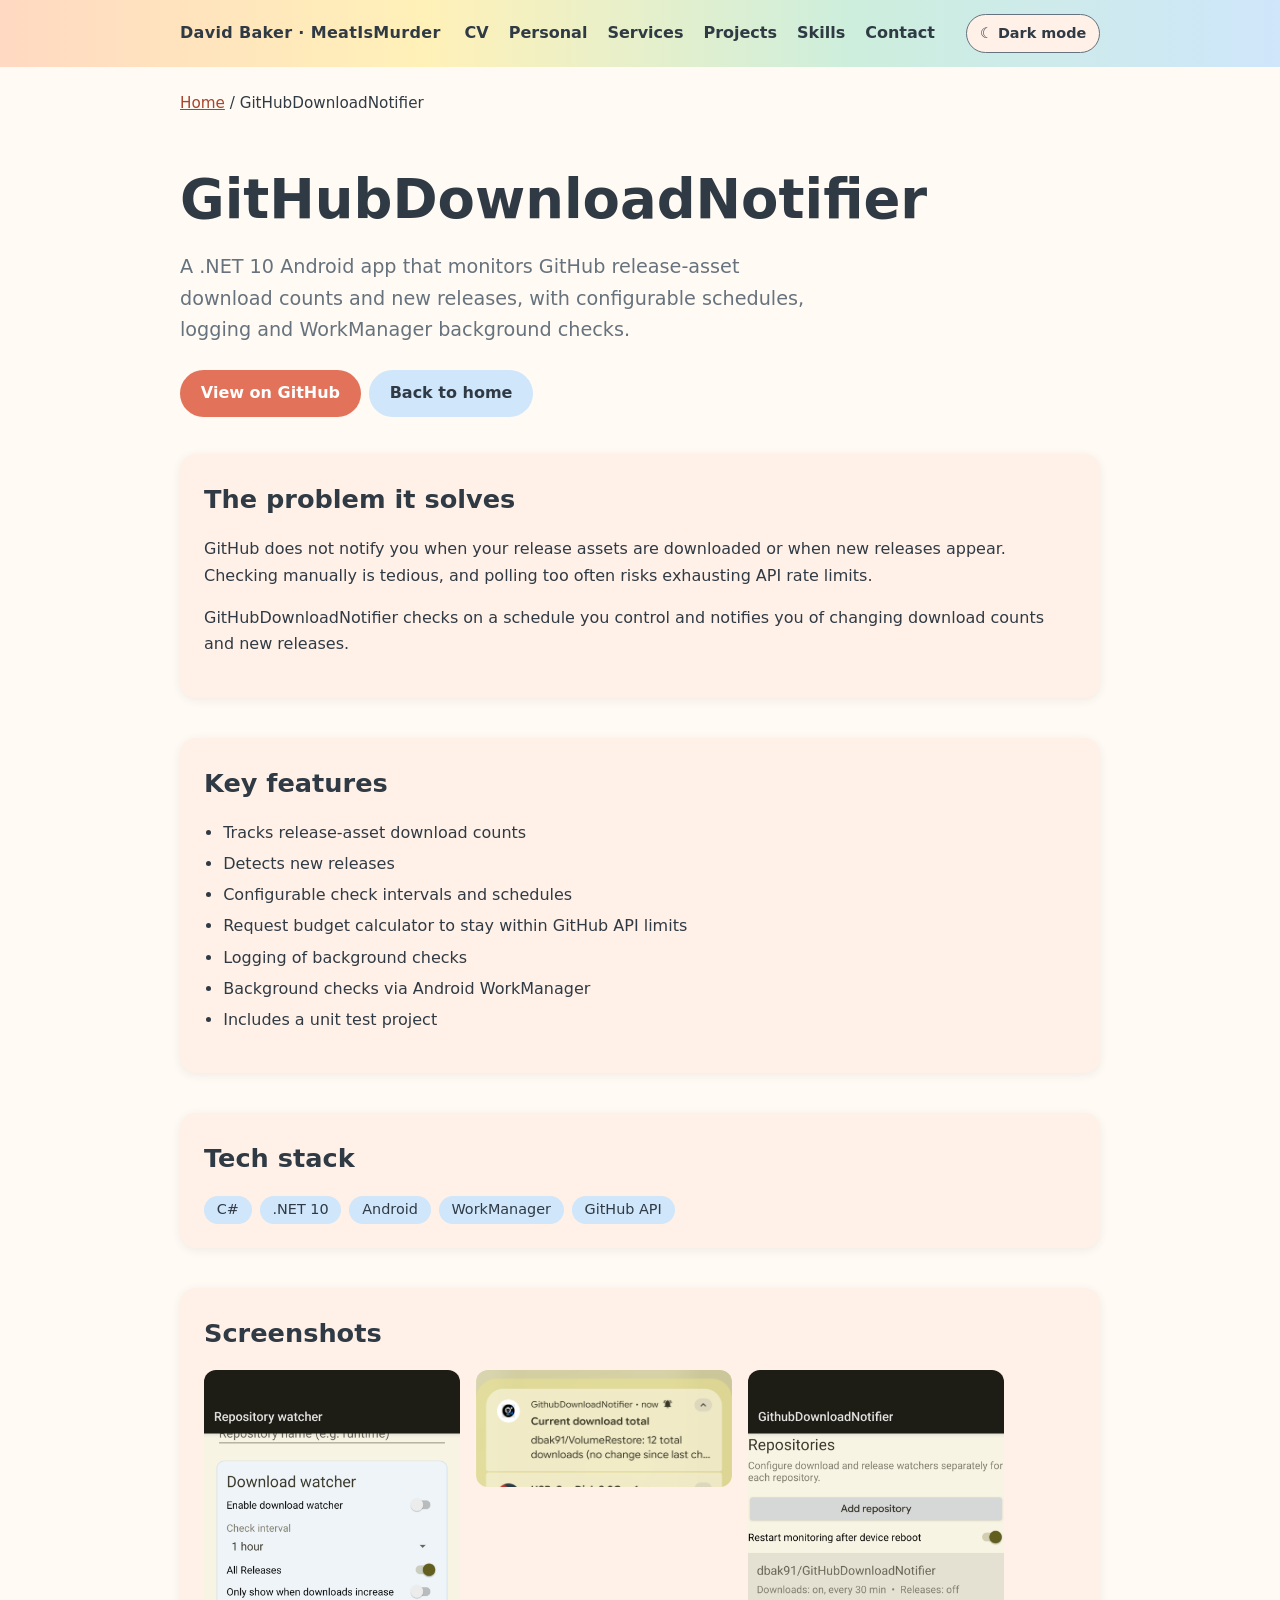
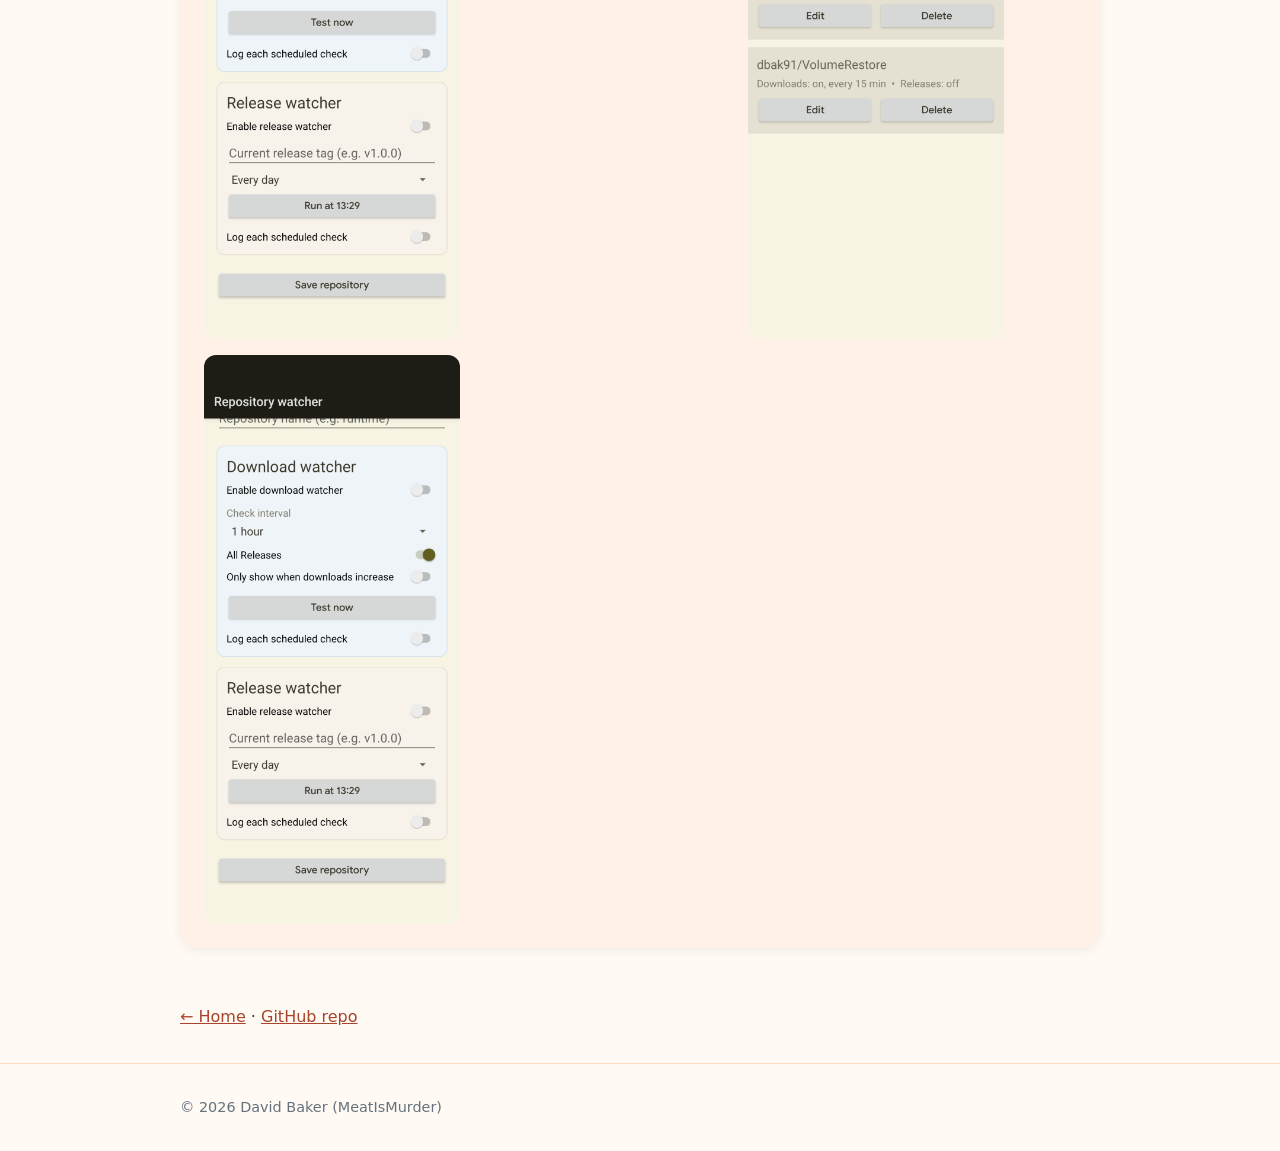
<file: projects/githubdownloadnotifier.html>
<!DOCTYPE html>
<html lang="en-GB">
<head>
<meta charset="utf-8">
<meta name="viewport" content="width=device-width,initial-scale=1">
<title>GitHubDownloadNotifier · David Baker</title>
<meta name="description" content="A .NET 10 Android app that monitors GitHub release-asset download counts and new releases, with configurable schedules, logging and WorkManager background checks.">
<script>try{var requestedTheme=new URLSearchParams(location.search).get('theme');var savedTheme=localStorage.getItem('theme');var theme=requestedTheme==='dark'||requestedTheme==='light'?requestedTheme:savedTheme;if(theme==='dark'||theme==='light')document.documentElement.dataset.theme=theme;}catch(e){}</script>
<link rel="stylesheet" href="../assets/style.css">
</head>
<body>
<a class="skip" href="#main">Skip to content</a>
<header class="site"><div class="wrap">
<a class="brand" href="../index.html">David Baker · MeatIsMurder</a>
<nav aria-label="Main"><ul>
<li><a href="../cv.html">CV</a></li>
<li><a href="../personal.html">Personal</a></li>
<li><a href="../services.html">Services</a></li>
<li><a href="../index.html#projects">Projects</a></li>
<li><a href="../index.html#skills">Skills</a></li>
<li><a href="../index.html#contact">Contact</a></li>
</ul></nav>
<button class="theme-toggle" type="button" aria-pressed="false">☾ <span>Dark mode</span></button>
</div></header>
<main id="main"><div class="wrap">
<p class="crumbs"><a href="../index.html">Home</a> / GitHubDownloadNotifier</p>
<section style="padding-bottom:1rem"><h1>GitHubDownloadNotifier</h1><p class="lead">A .NET 10 Android app that monitors GitHub release-asset download counts and new releases, with configurable schedules, logging and WorkManager background checks.</p>
<a class="btn" href="https://github.com/dbak91/GitHubDownloadNotifier">View on GitHub</a><a class="btn alt" href="../index.html#projects">Back to home</a></section>
<section style="padding-top:1rem"><div class="panel"><h2>The problem it solves</h2><p>GitHub does not notify you when your release assets are downloaded or when new releases appear. Checking manually is tedious, and polling too often risks exhausting API rate limits.</p><p>GitHubDownloadNotifier checks on a schedule you control and notifies you of changing download counts and new releases.</p></div></section>
<section style="padding-top:0"><div class="panel"><h2>Key features</h2><ul class="feat"><li>Tracks release-asset download counts</li><li>Detects new releases</li><li>Configurable check intervals and schedules</li><li>Request budget calculator to stay within GitHub API limits</li><li>Logging of background checks</li><li>Background checks via Android WorkManager</li><li>Includes a unit test project</li></ul></div></section>
<section style="padding-top:0"><div class="panel"><h2>Tech stack</h2><ul class="tags"><li>C#</li><li>.NET 10</li><li>Android</li><li>WorkManager</li><li>GitHub API</li></ul></div></section>
<section style="padding-top:0"><div class="panel"><h2>Screenshots</h2><ul class="shots"><li><figure><img src="../images/githubdownloadnotifier.png" alt="Screenshot of the GitHubDownloadNotifier Android app" width="864" height="1920" loading="lazy"></figure></li><li><figure><img src="../images/githubdownloadnotifier-2.png" alt="Screenshot of the GitHubDownloadNotifier Android app (settings)" width="1080" height="493" loading="lazy"></figure></li><li><figure><img src="../images/githubdownloadnotifier-3.png" alt="Screenshot of the GitHubDownloadNotifier Android app" width="864" height="1920" loading="lazy"></figure></li><li><figure><img src="../images/githubdownloadnotifier-4.png" alt="Screenshot of the GitHubDownloadNotifier Android app" width="864" height="1920" loading="lazy"></figure></li></ul></div></section>
<p><a href="../index.html">&larr; Home</a> · <a href="https://github.com/dbak91/GitHubDownloadNotifier">GitHub repo</a></p>
</div></main>
<footer><div class="wrap">&copy; <span id="year">2026</span> David Baker (MeatIsMurder)</div></footer>
<script src="../assets/main.js"></script>
</body>
</html>
</file>
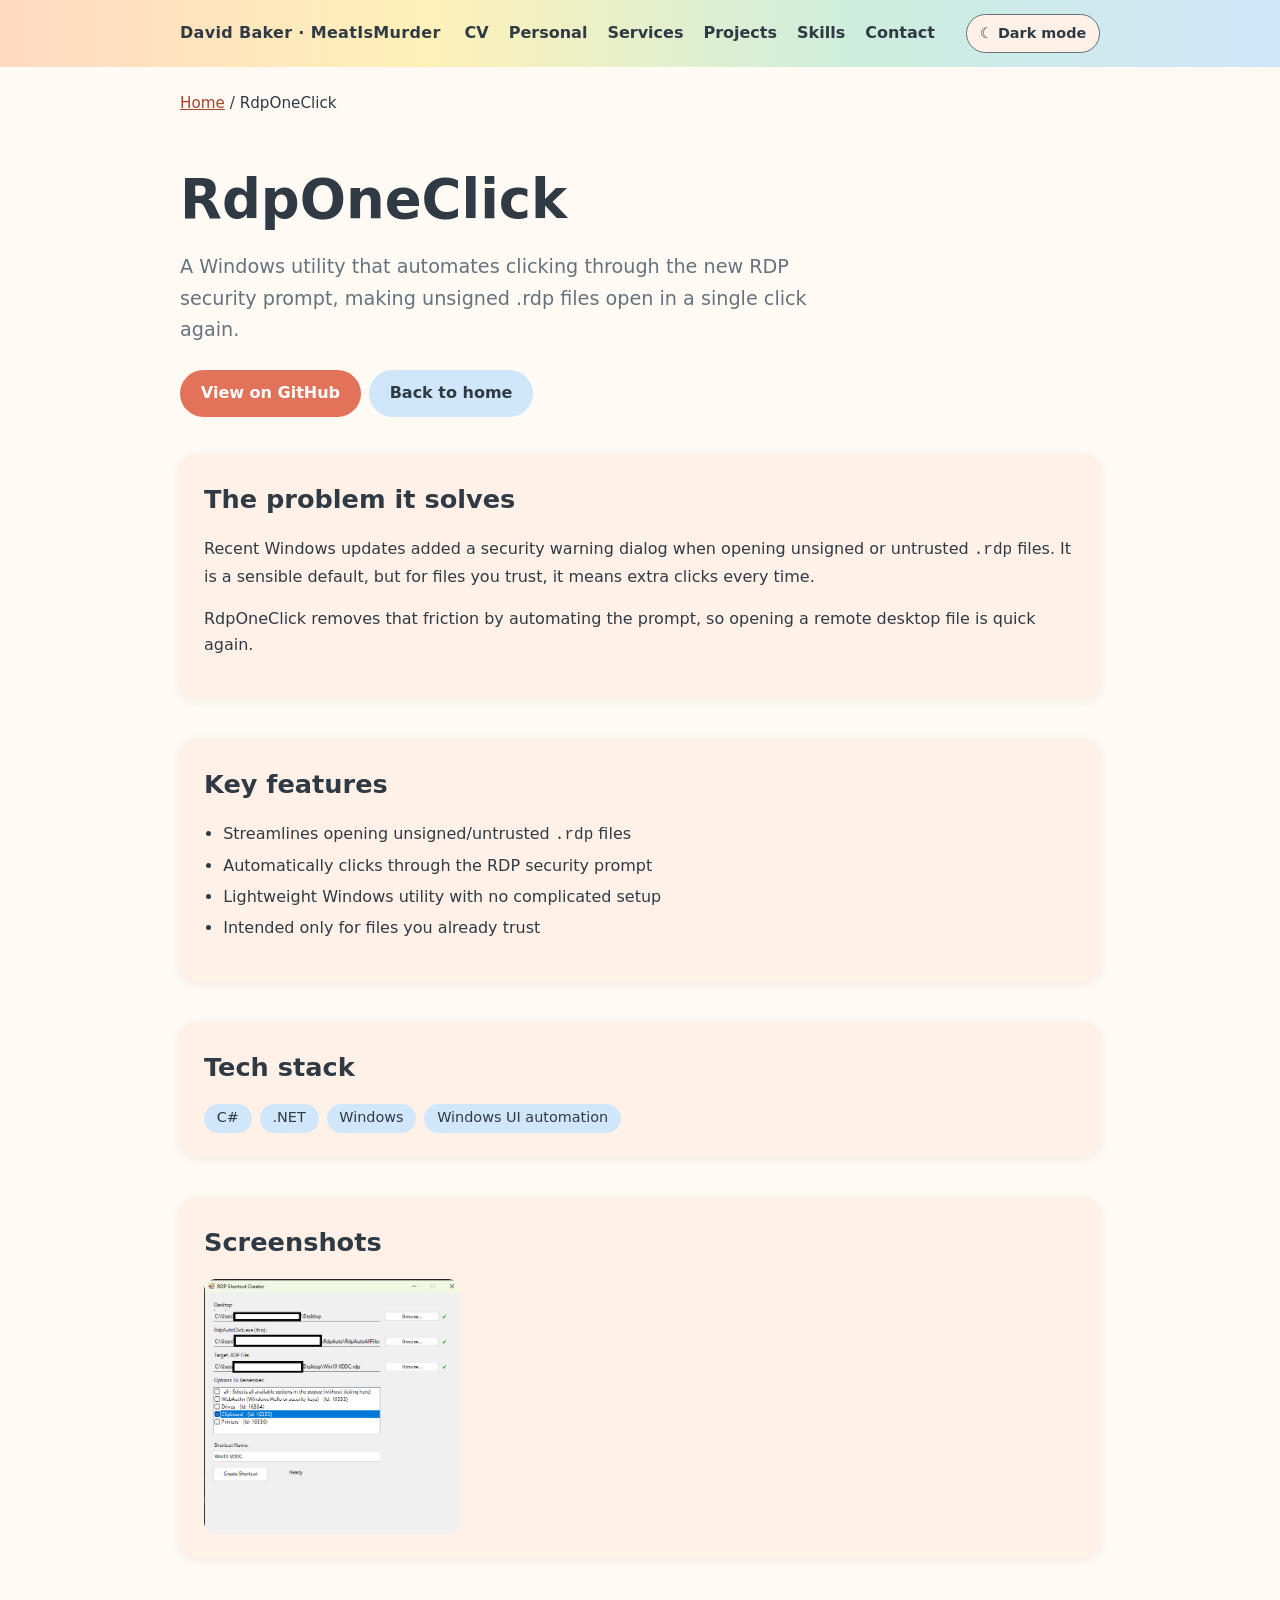
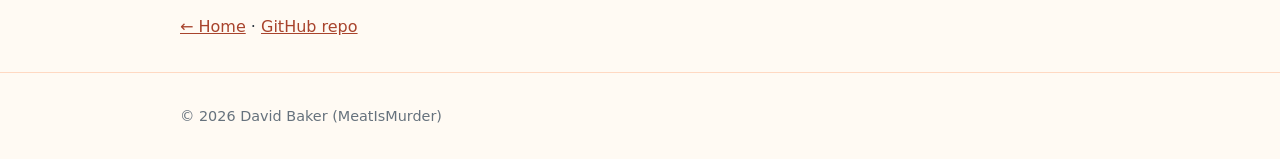
<file: projects/rdponeclick.html>
<!DOCTYPE html>
<html lang="en-GB">
<head>
<meta charset="utf-8">
<meta name="viewport" content="width=device-width,initial-scale=1">
<title>RdpOneClick · David Baker</title>
<meta name="description" content="A Windows utility that automates clicking through the new RDP security prompt, making unsigned .rdp files open in a single click again.">
<script>try{var requestedTheme=new URLSearchParams(location.search).get('theme');var savedTheme=localStorage.getItem('theme');var theme=requestedTheme==='dark'||requestedTheme==='light'?requestedTheme:savedTheme;if(theme==='dark'||theme==='light')document.documentElement.dataset.theme=theme;}catch(e){}</script>
<link rel="stylesheet" href="../assets/style.css">
</head>
<body>
<a class="skip" href="#main">Skip to content</a>
<header class="site"><div class="wrap">
<a class="brand" href="../index.html">David Baker · MeatIsMurder</a>
<nav aria-label="Main"><ul>
<li><a href="../cv.html">CV</a></li>
<li><a href="../personal.html">Personal</a></li>
<li><a href="../services.html">Services</a></li>
<li><a href="../index.html#projects">Projects</a></li>
<li><a href="../index.html#skills">Skills</a></li>
<li><a href="../index.html#contact">Contact</a></li>
</ul></nav>
<button class="theme-toggle" type="button" aria-pressed="false">☾ <span>Dark mode</span></button>
</div></header>
<main id="main"><div class="wrap">
<p class="crumbs"><a href="../index.html">Home</a> / RdpOneClick</p>
<section style="padding-bottom:1rem"><h1>RdpOneClick</h1><p class="lead">A Windows utility that automates clicking through the new RDP security prompt, making unsigned .rdp files open in a single click again.</p>
<a class="btn" href="https://github.com/dbak91/RdpOneClick">View on GitHub</a><a class="btn alt" href="../index.html#projects">Back to home</a></section>
<section style="padding-top:1rem"><div class="panel"><h2>The problem it solves</h2><p>Recent Windows updates added a security warning dialog when opening unsigned or untrusted <code>.rdp</code> files. It is a sensible default, but for files you trust, it means extra clicks every time.</p><p>RdpOneClick removes that friction by automating the prompt, so opening a remote desktop file is quick again.</p></div></section>
<section style="padding-top:0"><div class="panel"><h2>Key features</h2><ul class="feat"><li>Streamlines opening unsigned/untrusted <code>.rdp</code> files</li><li>Automatically clicks through the RDP security prompt</li><li>Lightweight Windows utility with no complicated setup</li><li>Intended only for files you already trust</li></ul></div></section>
<section style="padding-top:0"><div class="panel"><h2>Tech stack</h2><ul class="tags"><li>C#</li><li>.NET</li><li>Windows</li><li>Windows UI automation</li></ul></div></section>
<section style="padding-top:0"><div class="panel"><h2>Screenshots</h2><ul class="shots"><li><figure><img src="../images/rdponeclick.png" alt="Screenshot of RdpOneClick" width="612" height="609" loading="lazy"></figure></li></ul></div></section>
<p><a href="../index.html">&larr; Home</a> · <a href="https://github.com/dbak91/RdpOneClick">GitHub repo</a></p>
</div></main>
<footer><div class="wrap">&copy; <span id="year">2026</span> David Baker (MeatIsMurder)</div></footer>
<script src="../assets/main.js"></script>
</body>
</html>
</file>
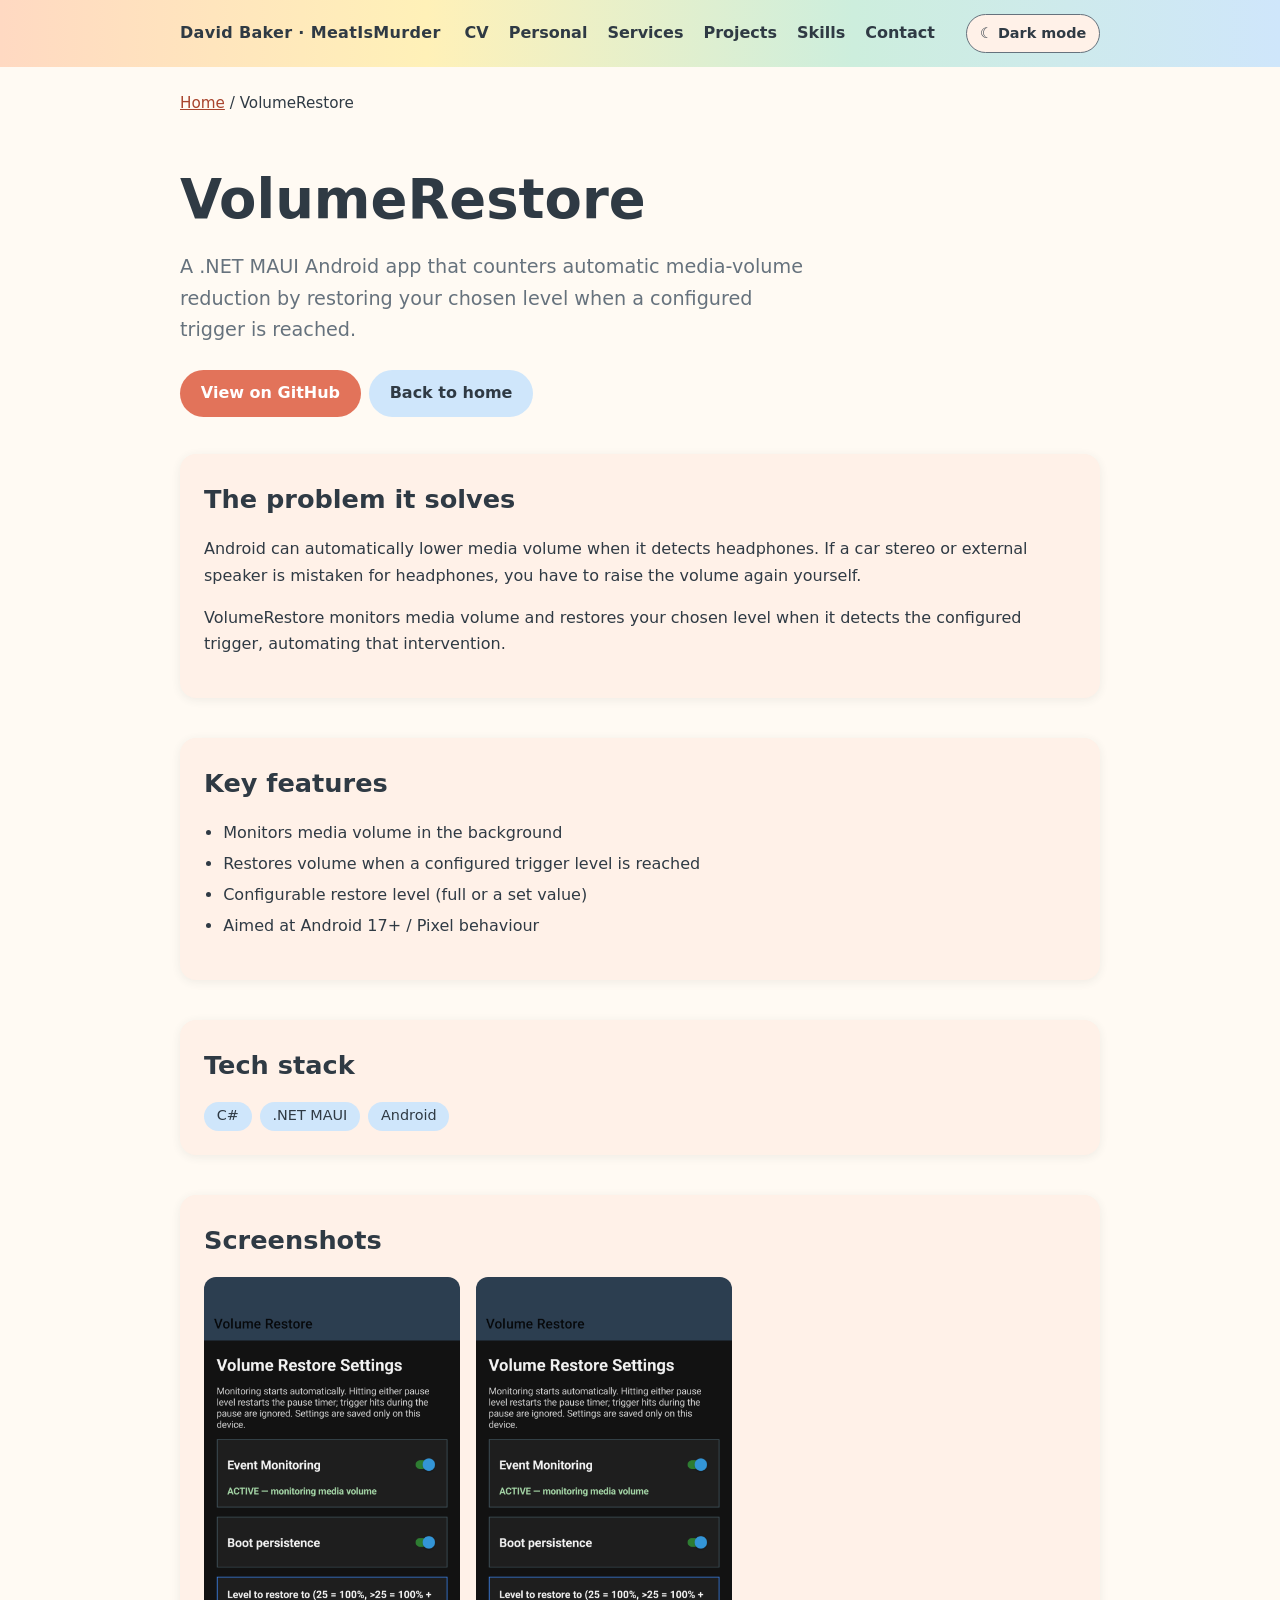
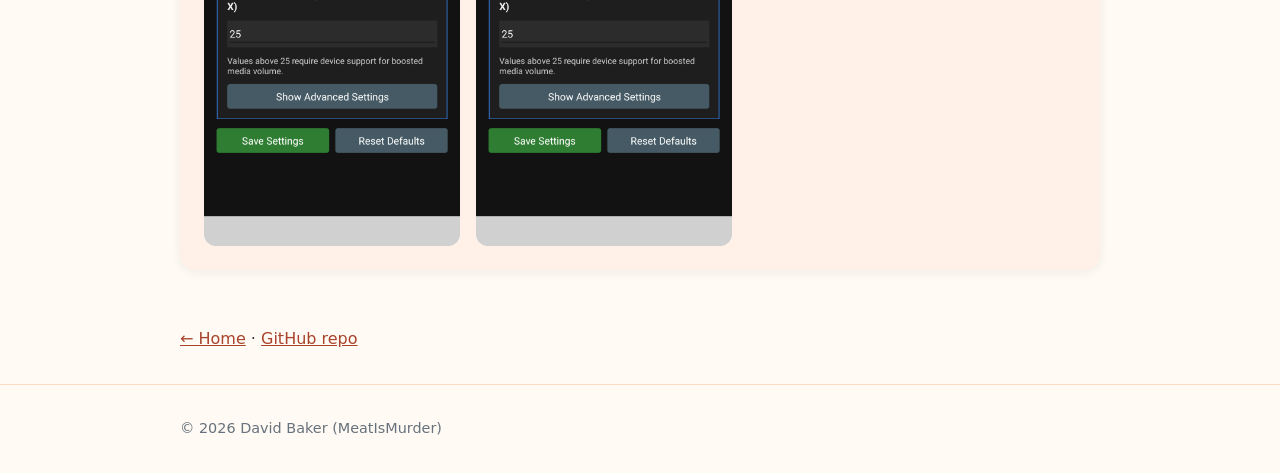
<file: projects/volumerestore.html>
<!DOCTYPE html>
<html lang="en-GB">
<head>
<meta charset="utf-8">
<meta name="viewport" content="width=device-width,initial-scale=1">
<title>VolumeRestore · David Baker</title>
<meta name="description" content="A .NET MAUI Android app that counters automatic media-volume reduction by restoring your chosen level when a configured trigger is reached.">
<script>try{var requestedTheme=new URLSearchParams(location.search).get('theme');var savedTheme=localStorage.getItem('theme');var theme=requestedTheme==='dark'||requestedTheme==='light'?requestedTheme:savedTheme;if(theme==='dark'||theme==='light')document.documentElement.dataset.theme=theme;}catch(e){}</script>
<link rel="stylesheet" href="../assets/style.css">
</head>
<body>
<a class="skip" href="#main">Skip to content</a>
<header class="site"><div class="wrap">
<a class="brand" href="../index.html">David Baker · MeatIsMurder</a>
<nav aria-label="Main"><ul>
<li><a href="../cv.html">CV</a></li>
<li><a href="../personal.html">Personal</a></li>
<li><a href="../services.html">Services</a></li>
<li><a href="../index.html#projects">Projects</a></li>
<li><a href="../index.html#skills">Skills</a></li>
<li><a href="../index.html#contact">Contact</a></li>
</ul></nav>
<button class="theme-toggle" type="button" aria-pressed="false">☾ <span>Dark mode</span></button>
</div></header>
<main id="main"><div class="wrap">
<p class="crumbs"><a href="../index.html">Home</a> / VolumeRestore</p>
<section style="padding-bottom:1rem"><h1>VolumeRestore</h1><p class="lead">A .NET MAUI Android app that counters automatic media-volume reduction by restoring your chosen level when a configured trigger is reached.</p>
<a class="btn" href="https://github.com/dbak91/VolumeRestore">View on GitHub</a><a class="btn alt" href="../index.html#projects">Back to home</a></section>
<section style="padding-top:1rem"><div class="panel"><h2>The problem it solves</h2><p>Android can automatically lower media volume when it detects headphones. If a car stereo or external speaker is mistaken for headphones, you have to raise the volume again yourself.</p><p>VolumeRestore monitors media volume and restores your chosen level when it detects the configured trigger, automating that intervention.</p></div></section>
<section style="padding-top:0"><div class="panel"><h2>Key features</h2><ul class="feat"><li>Monitors media volume in the background</li><li>Restores volume when a configured trigger level is reached</li><li>Configurable restore level (full or a set value)</li><li>Aimed at Android 17+ / Pixel behaviour</li></ul></div></section>
<section style="padding-top:0"><div class="panel"><h2>Tech stack</h2><ul class="tags"><li>C#</li><li>.NET MAUI</li><li>Android</li></ul></div></section>
<section style="padding-top:0"><div class="panel"><h2>Screenshots</h2><ul class="shots"><li><figure><img src="../images/volumerestore.png" alt="Screenshot of the VolumeRestore Android app" width="864" height="1920" loading="lazy"></figure></li><li><figure><img src="../images/volumerestore-2.png" alt="Second screenshot of the VolumeRestore Android app" width="864" height="1920" loading="lazy"></figure></li></ul></div></section>
<p><a href="../index.html">&larr; Home</a> · <a href="https://github.com/dbak91/VolumeRestore">GitHub repo</a></p>
</div></main>
<footer><div class="wrap">&copy; <span id="year">2026</span> David Baker (MeatIsMurder)</div></footer>
<script src="../assets/main.js"></script>
</body>
</html>
</file>
<file: assets/style.css>
:root{color-scheme:light;--bg:#fffaf3;--surface:#fff1e8;--ink:#2f3a44;--muted:#66727d;--peach:#ffd9c2;--mint:#cdeedd;--sky:#cfe6fb;--lemon:#fff1b8;--accent:#e2735a;--accent-dark:#a8432c;--accent-text:#fff;--alt-bg:#cfe6fb;--alt-hover:#b5d6f5;--tag-bg:#cfe6fb;--header-start:#ffd9c2;--header-middle:#fff1b8;--header-mint:#cdeedd;--header-end:#cfe6fb;--border:#ffd9c2;--shadow:rgba(47,58,68,.08);--radius:16px}
:root[data-theme="dark"]{color-scheme:dark;--bg:#151a22;--surface:#202833;--ink:#edf2f7;--muted:#b2bfcc;--peach:#614437;--mint:#294c43;--sky:#2e465d;--lemon:#594f31;--accent:#e88b73;--accent-dark:#ffad91;--accent-text:#211a18;--alt-bg:#344c62;--alt-hover:#405d77;--tag-bg:#344c62;--header-start:#533e39;--header-middle:#514a34;--header-mint:#2b493f;--header-end:#30485c;--border:#3a4653;--shadow:rgba(0,0,0,.24)}
*{box-sizing:border-box}
html{scroll-behavior:smooth}
body{margin:0;background:var(--bg);color:var(--ink);font:1rem/1.65 system-ui,-apple-system,"Segoe UI",Roboto,sans-serif}
a{color:var(--accent-dark)}
a:focus-visible,button:focus-visible{outline:3px solid #4a90d9;outline-offset:2px}
.skip{position:absolute;left:-999px;top:0;background:var(--ink);color:#fff;padding:.5rem 1rem;z-index:10}
.skip:focus{left:0}
.wrap{max-width:60rem;margin:0 auto;padding:0 1.25rem}
header.site{background:linear-gradient(90deg,var(--header-start),var(--header-middle),var(--header-mint),var(--header-end))}
header.site .wrap{display:flex;flex-wrap:wrap;gap:.5rem 1.5rem;align-items:center;padding:.9rem 1.25rem}
.brand{font-weight:700;text-decoration:none;color:var(--ink);letter-spacing:.02em}
nav ul{list-style:none;margin:0;padding:0;display:flex;flex-wrap:wrap;gap:.25rem 1.25rem}
nav a{color:var(--ink);text-decoration:none;font-weight:600;padding:.2rem 0;border-bottom:2px solid transparent}
nav a:hover,nav a[aria-current]{border-bottom-color:var(--ink)}
.theme-toggle{margin-left:auto;flex:none;border:1px solid var(--muted);border-radius:99px;background:var(--surface);color:var(--ink);font:inherit;font-size:.9rem;font-weight:600;padding:.4rem .8rem;cursor:pointer}
.theme-toggle:hover{border-color:var(--ink)}
.hero{display:grid;grid-template-columns:1fr 9rem;gap:2rem;align-items:center;padding:4rem 0 3rem}
.hero-logo{display:block;width:9rem;height:9rem;aspect-ratio:1;object-fit:contain;border-radius:50%;justify-self:end}
.hero .handle{display:inline-block;background:var(--mint);padding:.15rem .8rem;border-radius:99px;font-weight:600;font-size:.9rem}
.cv-intro{display:grid;grid-template-columns:12rem 1fr;gap:2rem;align-items:center;padding:3rem 0 1rem}
.cv-logo{display:block;width:12rem;height:12rem;aspect-ratio:1;object-fit:contain;border-radius:50%}
.cv-list{display:grid;gap:1rem}
.cv-entry h3{margin-top:0}
.cv-meta{color:var(--muted);font-weight:600;margin:.25rem 0 .75rem}
h1{font-size:clamp(2.2rem,6vw,3.4rem);line-height:1.15;margin:.8rem 0 .4rem}
h2{font-size:1.6rem;margin:0 0 1rem}
h3{margin:.2rem 0 .5rem}
.lead{font-size:1.2rem;color:var(--muted);max-width:40rem}
section{padding:2.5rem 0}
.btn{display:inline-block;background:var(--accent);color:var(--accent-text);font-weight:700;text-decoration:none;padding:.65rem 1.3rem;border-radius:99px;margin:.3rem .5rem .3rem 0}
.btn:hover{background:var(--accent-dark)}
.btn.alt{background:var(--alt-bg);color:var(--ink)}
.btn.alt:hover{background:var(--alt-hover)}
.tags{list-style:none;margin:.5rem 0 0;padding:0;display:flex;flex-wrap:wrap;gap:.5rem}
.tags li{background:var(--tag-bg);border-radius:99px;padding:.15rem .8rem;font-size:.9rem}
.cards{display:grid;gap:1.25rem;grid-template-columns:repeat(auto-fit,minmax(15rem,1fr))}
.card{background:var(--surface);border-radius:var(--radius);padding:1.4rem;border-top:6px solid var(--peach);box-shadow:0 2px 10px var(--shadow);display:flex;flex-direction:column}
.dog-photo{width:100%;height:16rem;object-fit:cover;border-radius:12px;margin-bottom:1rem}
.card:nth-child(2){border-top-color:var(--mint)}
.card:nth-child(3){border-top-color:var(--sky)}
.card p{flex:1;margin:0 0 1rem}
.project-card-heading{display:flex;justify-content:space-between;align-items:flex-start;gap:.75rem;margin-bottom:1rem}
.project-card-heading h3{margin:.2rem 0}
.project-preview{width:4.5rem;height:4.5rem;flex:none;object-fit:cover;border-radius:10px}
.panel{background:var(--surface);border-radius:var(--radius);padding:1.5rem;box-shadow:0 2px 10px var(--shadow)}
.affiliate-panel{display:grid;grid-template-columns:minmax(0,10rem) 1fr;gap:1.5rem;align-items:center}
.affiliate-logo{display:block;width:100%;height:auto;border-radius:12px}
.workload-summary{padding:1rem 0 0}
.workload-summary h2{font-size:1.25rem;margin-bottom:.5rem}
.workload-summary .panel{padding:1rem 1.25rem}
.workload-summary h3{margin:.65rem 0 .25rem}
.workload-summary p{margin:.25rem 0}
.workload-stats{list-style:none;display:flex;flex-wrap:wrap;gap:.25rem 1.5rem;margin:0;padding:0;font-size:.95rem}
.workload-highlights{display:grid;gap:1rem;grid-template-columns:repeat(auto-fit,minmax(12rem,1fr))}
.workload-highlight{align-items:flex-start}
.workload-highlight h3{margin:0 0 .25rem}
.workload-highlight p{margin:.25rem 0 0}
.workload-count{font-size:2rem;font-weight:700;line-height:1.2;text-decoration:none}
.shots{display:grid;gap:1rem;grid-template-columns:repeat(auto-fit,minmax(10rem,1fr));margin:0;padding:0;list-style:none}
.shots figure{margin:0}
.shots{grid-template-columns:repeat(auto-fit,minmax(10rem,16rem))}
.shots img{max-width:100%;height:auto;border-radius:12px;display:block}
.ph{aspect-ratio:3/4;border-radius:12px;background:linear-gradient(135deg,var(--peach),var(--lemon),var(--mint));display:flex;align-items:center;justify-content:center;text-align:center;padding:1rem;color:var(--muted);font-weight:600}
.back{display:inline-block;margin-top:1.5rem}
.crumbs{margin:1.5rem 0 0;font-size:.95rem}
ul.feat{padding-left:1.2rem}
ul.feat li{margin:.3rem 0}
footer{padding:2rem 0;color:var(--muted);font-size:.9rem;border-top:1px solid var(--border);margin-top:2rem}
.landing main .wrap{max-width:76rem}
.landing .hero{min-height:min(70vh,42rem);grid-template-columns:1fr minmax(14rem,22rem);gap:clamp(2rem,7vw,6rem);padding:clamp(2.5rem,8vw,7rem);margin:1.5rem 0 2rem;border-radius:28px;background:linear-gradient(125deg,var(--header-start),var(--header-middle),var(--header-mint),var(--header-end))}
.landing .hero .handle{background:var(--surface)}
.landing .hero h1{max-width:13ch;font-size:clamp(2rem,5vw,3.8rem);letter-spacing:-.045em}
.landing .hero .lead{max-width:32rem;color:var(--ink);font-size:clamp(1.15rem,2vw,1.45rem)}
.landing .hero .hero-disclaimer{margin:.25rem 0 1rem;color:var(--muted);font-size:.85rem}
.landing .hero-copy .btn{font-size:.9rem;padding:.55rem 1rem}
.landing .hero-logo{width:100%;height:auto;max-width:22rem}
.offerings{display:grid;grid-template-columns:repeat(3,minmax(0,1fr));gap:1.25rem;padding:1rem 0 3rem}
.offering{min-height:17rem;padding:1.75rem;background:var(--surface);border-radius:var(--radius);border-top:6px solid var(--peach);box-shadow:0 2px 10px var(--shadow);display:flex;flex-direction:column}
.offering:nth-child(2){border-top-color:var(--mint)}
.offering:nth-child(3){border-top-color:var(--sky)}
.offering-number{color:var(--muted);font-size:.9rem;font-weight:700;letter-spacing:.12em}
.offering h2{font-size:clamp(1.6rem,3vw,2.2rem);margin:1.25rem 0 .4rem}
.offering p{margin:0 0 1.25rem;color:var(--muted)}
.text-link{font-weight:700;text-decoration:none;margin-top:auto}
.text-link:hover{text-decoration:underline}
.landing-details{padding:1rem 0}
.landing-details>h2{font-size:1.25rem;color:var(--muted)}
.expand-card{background:var(--surface);border-radius:var(--radius);padding:1.2rem 1.5rem;box-shadow:0 2px 10px var(--shadow)}
.expand-card summary,.card details summary{font-weight:700;cursor:pointer}
.expand-content{padding-top:1rem}
.expand-content>:first-child{margin-top:0}
.landing .card details{margin:0 0 1rem}
.landing .card details p{margin:.75rem 0}
.example-cards{margin-top:1rem}
.contact-block{margin:2rem 0;padding:clamp(1.5rem,5vw,3rem);border-radius:var(--radius);background:var(--surface);box-shadow:0 2px 10px var(--shadow)}
.contact-block h2{font-size:clamp(1.6rem,4vw,2.5rem)}
.landing section[id]{scroll-margin-top:1rem}
:root{--landing-peach:#fff0e5;--landing-lemon:#fff8df;--landing-mint:#eaf6ed;--landing-sky:#edf5fc}
:root:not([data-theme="dark"]) .landing .offering:nth-child(1){background:var(--landing-peach)}
:root:not([data-theme="dark"]) .landing .offering:nth-child(2){background:var(--landing-mint)}
:root:not([data-theme="dark"]) .landing .offering:nth-child(3){background:var(--landing-sky)}
:root:not([data-theme="dark"]) .landing #experience>.expand-card,:root:not([data-theme="dark"]) .landing #affiliates>.expand-card{background:var(--landing-peach)}
:root:not([data-theme="dark"]) .landing #workload>.expand-card,:root:not([data-theme="dark"]) .landing #skills>.expand-card{background:var(--landing-lemon)}
:root:not([data-theme="dark"]) .landing #projects>.expand-card{background:var(--landing-mint)}
:root:not([data-theme="dark"]) .landing #services>.expand-card{background:var(--landing-sky)}
:root:not([data-theme="dark"]) .landing .cards>.card:nth-child(4n+1){background:var(--landing-peach)}
:root:not([data-theme="dark"]) .landing .cards>.card:nth-child(4n+2){background:var(--landing-lemon)}
:root:not([data-theme="dark"]) .landing .cards>.card:nth-child(4n+3){background:var(--landing-mint)}
:root:not([data-theme="dark"]) .landing .contact-block{background:var(--landing-sky)}
@media (max-width:40rem){.hero{grid-template-columns:1fr;gap:1rem;padding-top:2.5rem}.hero-logo{width:7rem;height:7rem;justify-self:start;grid-row:1}.cv-intro{grid-template-columns:1fr;gap:1.5rem}.cv-logo{width:min(12rem,60vw);height:min(12rem,60vw);margin:auto}.affiliate-panel{grid-template-columns:1fr}.affiliate-logo{width:min(10rem,60vw)}}
@media (max-width:40rem){.landing .hero{grid-template-columns:1fr;min-height:0;padding:2rem;margin-top:.75rem}.landing .hero-logo{width:min(10rem,45vw);height:auto;grid-row:auto;justify-self:start}.landing .hero h1{font-size:clamp(1.75rem,8.5vw,3rem)}.offerings{grid-template-columns:1fr;padding-bottom:2rem}.offering{min-height:0}.offering h2{margin-top:.6rem}}
@media (prefers-reduced-motion:reduce){html{scroll-behavior:auto}}
</file>
<file: a-star-cleaning/assets/style.css>
:root{--blue:#0a6cdf;--navy:#064a9e;--light:#eaf3ff;--ink:#12263f}
*{box-sizing:border-box}
html{scroll-behavior:smooth}
body{margin:0;font:17px/1.5 system-ui,-apple-system,Segoe UI,Roboto,sans-serif;color:var(--ink);background:#fff}
.wrap{max-width:1100px;margin:0 auto;padding:0 20px}
.skip{position:absolute;left:-999px}.skip:focus{left:8px;top:8px;background:#fff;padding:8px;z-index:9}
header.site{position:sticky;top:0;background:#fff;border-bottom:2px solid var(--blue);z-index:5}
header.site .wrap{display:flex;align-items:center;justify-content:space-between;gap:12px;padding-top:8px;padding-bottom:8px;flex-wrap:wrap}
.brand{display:flex;align-items:center;gap:10px;color:var(--navy);font-weight:800;text-decoration:none}
.brand img,.hero-logo{border-radius:50%;object-fit:cover;object-position:50% 49%;background:#fff}
nav ul{display:flex;gap:18px;list-style:none;margin:0;padding:0;align-items:center}
nav a{color:var(--navy);font-weight:600;text-decoration:none}
.btn{display:inline-block;background:var(--blue);color:#fff;padding:12px 22px;border-radius:999px;font-weight:700;text-decoration:none;margin:4px 8px 4px 0;border:2px solid var(--blue)}
nav a.btn{color:#fff}.btn.sm{padding:6px 16px}
.btn.alt{background:#fff;color:var(--blue)}
.btn.white{background:#fff;color:var(--navy);border-color:#fff}
.btn:hover{filter:brightness(.93)}
:focus-visible{outline:3px solid #ffb400;outline-offset:2px}
.hero{background:linear-gradient(135deg,var(--light),#fff 70%);padding:56px 0}
.hero .wrap{display:flex;align-items:center;gap:40px;justify-content:space-between;flex-wrap:wrap}
.hero-copy{flex:1 1 340px}
.tag{display:inline-block;background:var(--blue);color:#fff;border-radius:999px;padding:4px 14px;font-size:14px;font-weight:600}
h1{font-size:clamp(2rem,5vw,3.2rem);line-height:1.1;margin:14px 0;color:var(--navy)}
.lead{font-size:1.25rem;margin:0 0 20px}
.hero-logo{width:min(320px,70vw);height:auto;aspect-ratio:1;border:4px solid var(--blue)}
section{padding:56px 0}
.tint{background:var(--light)}
.blue{background:var(--blue);color:#fff;text-align:center}
h2{font-size:2rem;margin:0 0 8px;color:var(--navy)}.blue h2{color:#fff}
.sub{margin:0 0 24px;color:#4b5f7a}.blue .sub{color:#dbe9ff}
.grid{list-style:none;padding:0;margin:24px 0 0;display:grid;grid-template-columns:repeat(auto-fill,minmax(210px,1fr));gap:18px}
.card{background:#fff;border:1px solid #cfe0f7;border-radius:14px;overflow:hidden;box-shadow:0 2px 8px rgba(10,108,223,.08)}
.card h3{margin:0;padding:12px 14px;font-size:1.05rem;color:var(--navy)}
.ph{background:linear-gradient(135deg,#bcd9ff,#eaf3ff);display:flex;align-items:center;justify-content:center;color:var(--navy);font-weight:600}
.card .ph{aspect-ratio:4/3;font-size:3rem}
.gallery{display:grid;grid-template-columns:repeat(auto-fill,minmax(240px,1fr));gap:14px}
.ph.g{aspect-ratio:4/3;border-radius:12px;border:2px dashed var(--blue)}
.trust{list-style:none;padding:0;margin:24px 0;display:grid;grid-template-columns:repeat(auto-fit,minmax(220px,1fr));gap:16px}
.trust li{border-left:5px solid var(--blue);background:var(--light);padding:14px 16px;border-radius:8px}
.trust strong{display:block;color:var(--navy)}.trust span{font-size:.95rem;color:#4b5f7a}
.area{font-weight:600}
.contact{display:flex;flex-wrap:wrap;gap:10px;justify-content:center}
footer.site{background:var(--navy);color:#fff;text-align:center;padding:18px 0;font-size:.9rem}
</file>
